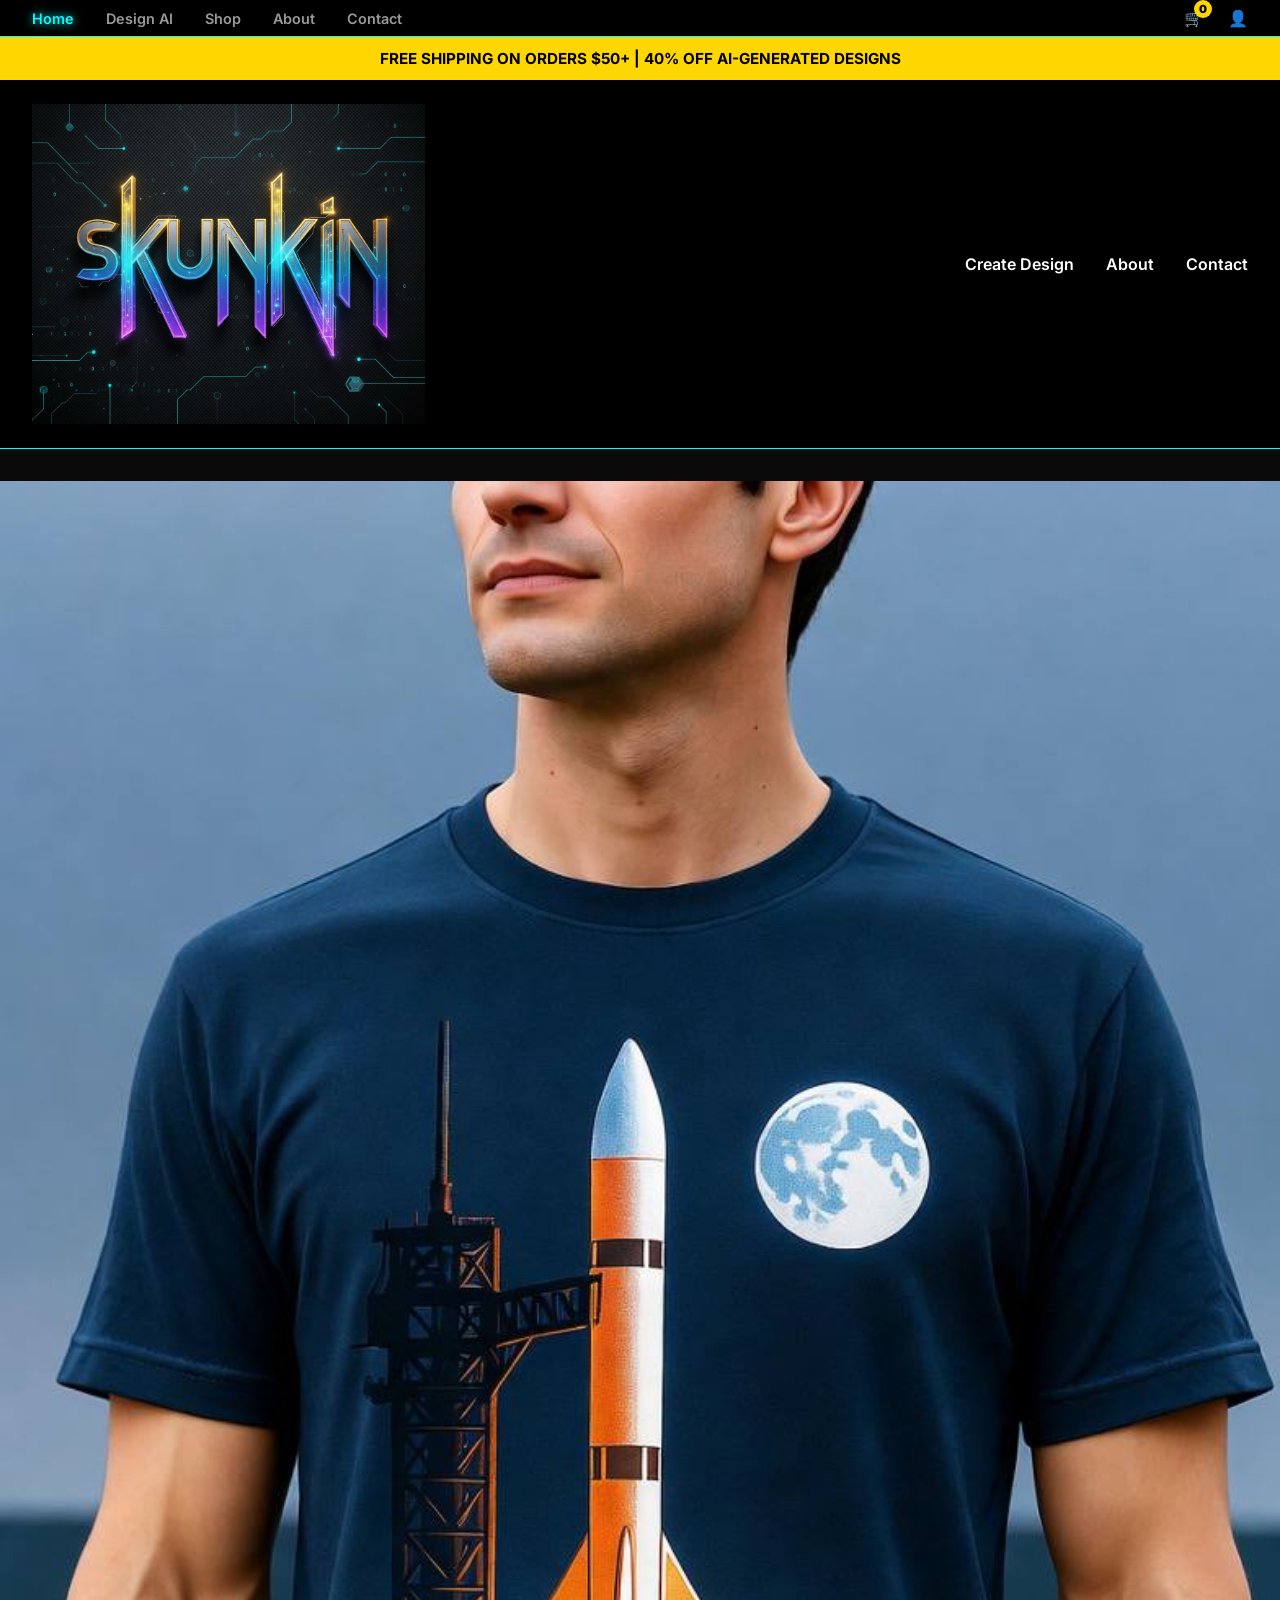
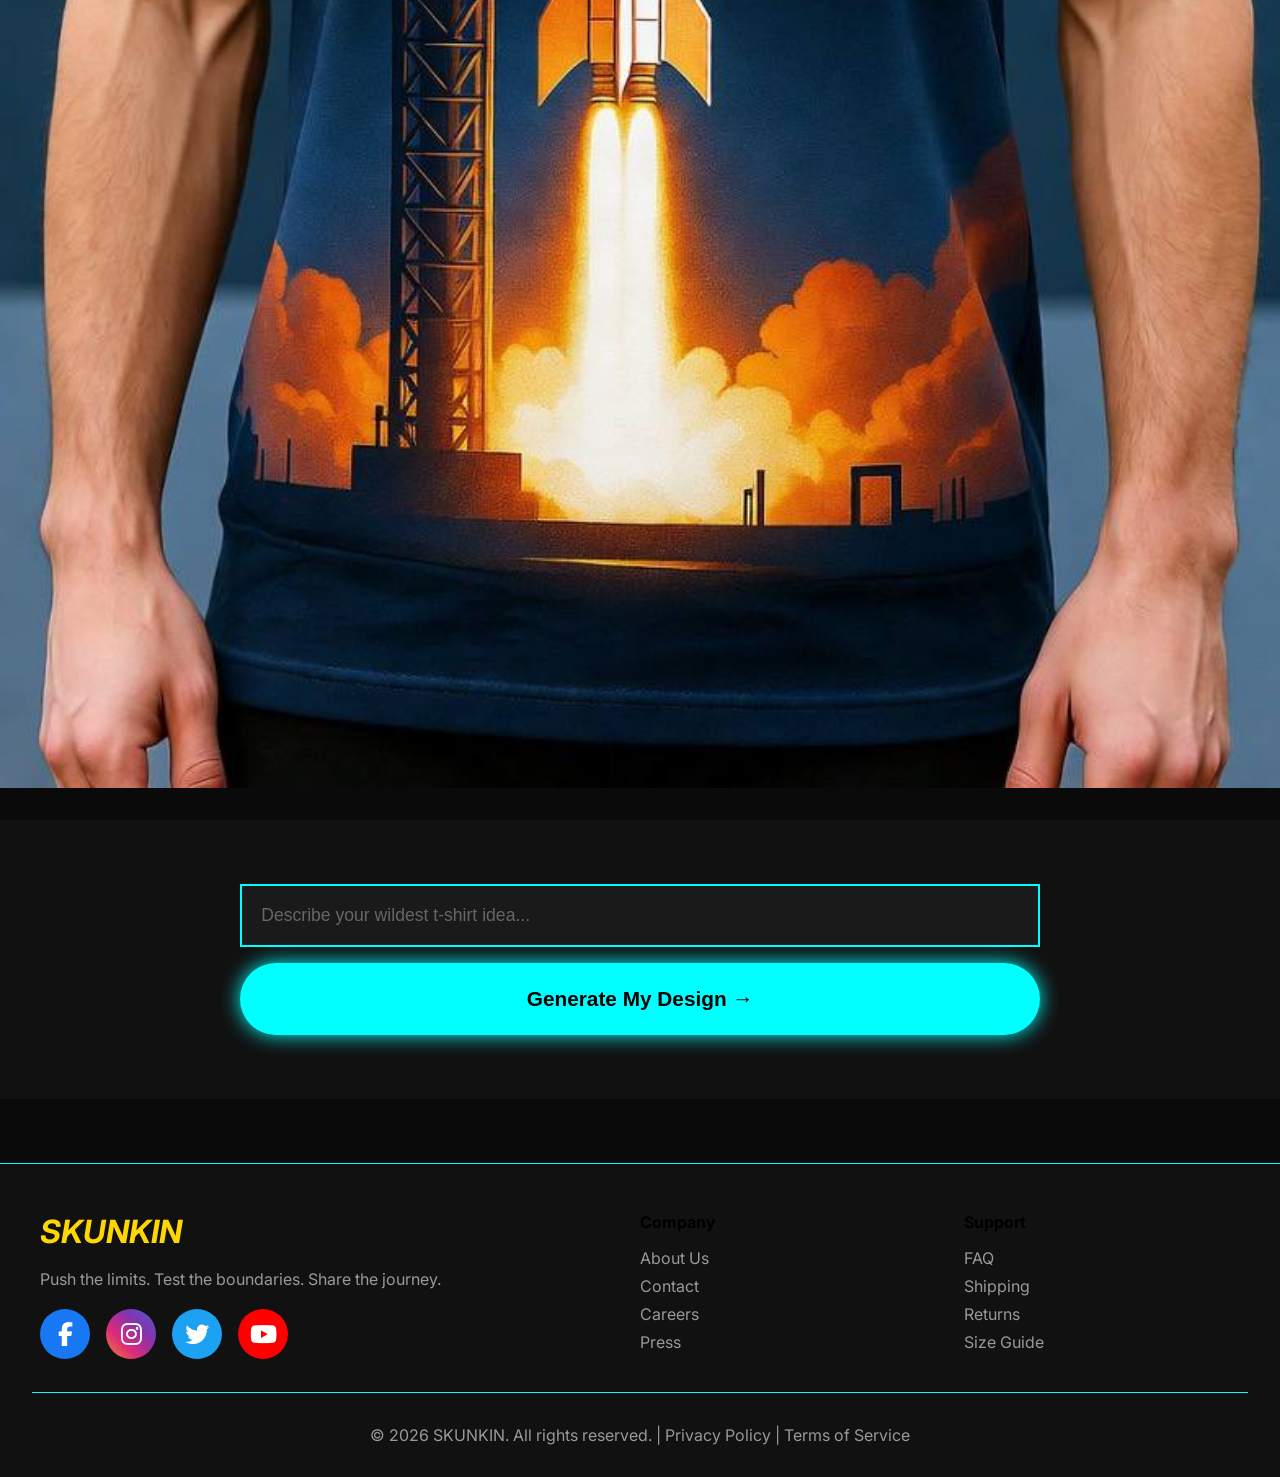
<file: index.html>
<!DOCTYPE html>
<html lang="en">
<head>
    <meta charset="UTF-8">
    <meta name="viewport" content="width=device-width, initial-scale=1.0">
    <title>SKUNKIN - Custom T-Shirts & Merch</title>
    <link rel="stylesheet" href="https://cdnjs.cloudflare.com/ajax/libs/font-awesome/6.4.0/css/all.min.css">
    <style>
        @import url('https://fonts.googleapis.com/css2?family=Inter:wght@400;600;700;900&display=swap');
        
        * { margin: 0; padding: 0; box-sizing: border-box; }
        
        body {
            font-family: 'Inter', sans-serif;
            background: #0a0a0a;
            color: #ffffff;
        }
        
        /* TOP NAV */
        .top-nav {
            background: #000;
            border-bottom: 1px solid #00ffff;
            padding: 0.5rem 2rem;
            display: flex;
            align-items: center;
            justify-content: space-between;
        }
        
        .brand-nav {
            display: flex;
            gap: 2rem;
            align-items: center;
        }
        
        .brand-nav a {
            color: #999;
            text-decoration: none;
            font-size: 0.9rem;
            font-weight: 600;
            transition: all 0.3s;
            cursor: pointer;
        }
        
        .brand-nav a:hover,
        .brand-nav a.active {
            color: #00ffff;
            text-shadow: 0 0 10px #00ffff;
        }
        
        .top-nav-right {
            display: flex;
            gap: 1.5rem;
            align-items: center;
        }
        
        .cart-icon {
            position: relative;
            cursor: pointer;
        }
        
        .cart-count {
            position: absolute;
            top: -8px;
            right: -8px;
            background: #FFD700;
            color: black;
            border-radius: 50%;
            width: 18px;
            height: 18px;
            display: flex;
            align-items: center;
            justify-content: center;
            font-size: 0.7rem;
            font-weight: 900;
        }
        
        /* HEADER */
        .main-header {
            background: #000;
            padding: 1.5rem 2rem;
            display: flex;
            align-items: center;
            justify-content: space-between;
            border-bottom: 1px solid #00ffff;
        }
        
        .logo {
            cursor: pointer;
            display: flex;
            align-items: center;
        }
        
        .logo img {
            height: 320px;
            width: auto;
            object-fit: contain;
            background: transparent;
        }
        
        .main-nav {
            display: flex;
            gap: 2rem;
            align-items: center;
        }
        
        .main-nav a {
            color: #fff;
            text-decoration: none;
            font-size: 1rem;
            font-weight: 600;
            transition: all 0.3s;
            cursor: pointer;
        }
        
        .main-nav a:hover {
            color: #00ffff;
            text-shadow: 0 0 10px #00ffff;
        }
        

        
        /* PROMO BAR */
        .promo-bar {
            background: #FFD700;
            color: black;
            text-align: center;
            padding: 0.75rem;
            font-weight: 700;
            font-size: 0.95rem;
        }
        
        /* HERO - NEW STYLE */
        .hero-section {
            position: relative;
            width: 100%;
            min-height: auto;
            background: #0a0a0a;
            display: flex;
            align-items: center;
            justify-content: center;
            overflow: hidden;
            padding: 2rem 0;
        }
        
        .hero-image-container {
            position: relative;
            width: 100%;
            max-width: 100vw;
            min-height: auto;
            background: #0a0a0a;
            display: flex;
            align-items: center;
            justify-content: center;
            padding: 0;
        }
        
        /* Hero image */
        .hero-photo {
            position: relative;
            width: 100%;
            max-width: 100%;
            padding: 0;
            margin: 0;
        }
        
        .hero-photo img {
            width: 100%;
            height: auto;
            filter: none;
            border-radius: 0;
            display: block;
        }
        
        .hero-overlay {
            position: relative;
            text-align: center;
            z-index: 10;
            width: 90%;
            max-width: 600px;
            margin: 2rem auto;
        }
        
        .hero-cta {
            display: inline-block;
            padding: 1.2rem 3rem;
            font-size: clamp(1rem, 3vw, 1.3rem);
            font-weight: 900;
            background: #000;
            color: #fff;
            border: none;
            cursor: pointer;
            transition: all 0.3s;
            text-transform: uppercase;
            letter-spacing: 0.05em;
            width: 100%;
            max-width: 400px;
        }
        
        .hero-cta:hover {
            background: #00ffff;
            transform: scale(1.05);
        }
        
        /* AI DESIGN SECTION */
        .design-section {
            background: #111;
            padding: 4rem 2rem;
        }
        
        .design-container {
            max-width: 800px;
            margin: 0 auto;
            text-align: center;
        }
        
        .design-container h2 {
            font-size: 2.5rem;
            color: #00ffff;
            margin-bottom: 1rem;
            font-style: italic;
            text-shadow: 0 0 20px #00ffff, 0 0 40px #00ffff;
        }
        
        .design-container p {
            font-size: 1.1rem;
            color: #999;
            margin-bottom: 2rem;
        }
        
        input[type="text"] {
            width: 100%;
            padding: 1.2rem;
            font-size: 1.1rem;
            background: #1a1a1a;
            border: 2px solid #00ffff;
            color: #ffffff;
            margin-bottom: 1rem;
        }
        
        input::placeholder { color: #666; }
        
        .btn {
            width: 100%;
            padding: 1.5rem 3rem;
            font-size: 1.3rem;
            font-weight: 900;
            background: #00ffff;
            color: #000;
            border: none;
            border-radius: 50px;
            cursor: pointer;
            transition: all 0.3s;
            box-shadow: 0 0 20px #00ffff;
        }
        
        .btn:hover {
            background: #ff00ff;
            transform: scale(1.05);
            box-shadow: 0 0 30px #ff00ff;
        }
        
        .examples {
            margin: 2rem 0;
        }
        
        .examples p {
            color: #999;
            margin-bottom: 1rem;
            font-size: 0.9rem;
        }
        
        .examples button {
            margin: 0.5rem;
            padding: 0.6rem 1.2rem;
            background: #1a1a1a;
            border: 1px solid #ddd;
            color: #999;
            cursor: pointer;
            transition: all 0.3s;
            font-size: 0.9rem;
        }
        
        .examples button:hover {
            border-color: #00ffff;
            color: #00ffff;
            background: rgba(255,0,0,0.1);
        }
        
        #designResult {
            margin-top: 2rem;
            padding: 2rem;
            background: #1a1a1a;
            border: 2px solid #00ffff;
            display: none;
            border-radius: 8px;
        }
        
        #designResult img {
            max-width: 100%;
            height: auto;
            border-radius: 8px;
        }
        
        .mockup-container {
            position: relative;
            max-width: 500px;
            margin: 0 auto;
        }
        
        .mockup-container canvas {
            width: 100%;
            height: auto;
            border-radius: 8px;
        }
        
        .loading-spinner {
            text-align: center;
            padding: 3rem;
            color: #00ffff;
        }
        
        .loading-spinner::after {
            content: '⚡';
            font-size: 3rem;
            animation: spin 1s linear infinite;
            display: block;
        }
        
        @keyframes spin {
            from { transform: rotate(0deg); }
            to { transform: rotate(360deg); }
        }
        
        .design-actions {
            margin-top: 1.5rem;
            display: flex;
            gap: 1rem;
            justify-content: center;
            flex-wrap: wrap;
        }
        
        .design-actions button {
            padding: 0.8rem 2rem;
            background: #00ffff;
            color: #000;
            border: none;
            cursor: pointer;
            font-weight: 700;
            transition: all 0.3s;
            box-shadow: 0 0 15px #00ffff;
        }
        
        .design-actions button:hover {
            background: #ff00ff;
            box-shadow: 0 0 25px #ff00ff;
            transform: scale(1.05);
        }
        
        /* FOOTER */
        footer {
            background: #111;
            border-top: 1px solid #00ffff;
            padding: 3rem 2rem 2rem;
            margin-top: 4rem;
        }
        
        .footer-content {
            max-width: 1200px;
            margin: 0 auto;
            display: grid;
            grid-template-columns: 2fr 1fr 1fr;
            gap: 3rem;
        }
        
        .footer-brand h3 {
            font-size: 2rem;
            color: #FFD700;
            font-style: italic;
            margin-bottom: 1rem;
        }
        
        .footer-brand p {
            color: #999;
            line-height: 1.6;
        }
        
        .social-links {
            display: flex;
            gap: 1rem;
            margin-top: 1rem;
        }
        
        .social-links a {
            width: 50px;
            height: 50px;
            border-radius: 50%;
            display: flex;
            align-items: center;
            justify-content: center;
            font-size: 1.5rem;
            text-decoration: none;
            transition: all 0.3s;
            color: #fff;
            border: none;
        }
        
        .social-links a:hover {
            transform: translateY(-5px) scale(1.1);
            box-shadow: 0 5px 25px rgba(0,0,0,0.3);
        }
        
        .social-links a:nth-child(1) { background: #1877F2; } /* Facebook */
        .social-links a:nth-child(2) { background: linear-gradient(45deg, #F58529, #DD2A7B, #8134AF, #515BD4); } /* Instagram */
        .social-links a:nth-child(3) { background: #1DA1F2; } /* Twitter */
        .social-links a:nth-child(4) { background: #FF0000; } /* YouTube */
        
        .footer-links h4 {
            color: #000;
            margin-bottom: 1rem;
        }
        
        .footer-links a {
            display: block;
            color: #999;
            text-decoration: none;
            margin: 0.5rem 0;
            transition: color 0.3s;
        }
        
        .footer-links a:hover {
            color: #FFD700;
        }
        
        .footer-bottom {
            text-align: center;
            color: #999;
            margin-top: 2rem;
            padding-top: 2rem;
            border-top: 1px solid #00ffff;
        }
        
        .hidden { display: none !important; }
        
        /* CONTACT PAGE */
        .contact-page {
            display: none;
            padding: 4rem 2rem;
            background: #1a1a1a;
            max-width: 1200px;
            margin: 0 auto;
        }
        
        .contact-page.active { display: block; }
        
        .contact-header {
            text-align: center;
            margin-bottom: 3rem;
        }
        
        .contact-header h1 {
            font-size: 3rem;
            color: #00ffff;
            font-weight: 900;
            font-style: italic;
            margin-bottom: 1rem;
            text-shadow: 0 0 20px #00ffff;
        }
        
        .contact-header p {
            font-size: 1.2rem;
            color: #999;
        }
        
        .contact-content {
            display: grid;
            grid-template-columns: 1fr 1fr;
            gap: 4rem;
            margin-top: 3rem;
        }
        
        .contact-info h2 {
            color: #00ffff;
            font-size: 2rem;
            margin-bottom: 2rem;
        }
        
        .contact-info p {
            font-size: 1.1rem;
            color: #ccc;
            margin-bottom: 1rem;
            line-height: 1.6;
        }
        
        .contact-info strong {
            color: #00ffff;
        }
        
        .contact-form h2 {
            color: #00ffff;
            font-size: 2rem;
            margin-bottom: 2rem;
        }
        
        .form-group {
            margin-bottom: 1.5rem;
        }
        
        .form-group label {
            display: block;
            margin-bottom: 0.5rem;
            color: #ccc;
            font-weight: 600;
        }
        
        .form-group input,
        .form-group textarea {
            width: 100%;
            padding: 1rem;
            border: 2px solid #ddd;
            font-size: 1rem;
            font-family: inherit;
            transition: border-color 0.3s;
        }
        
        .form-group input:focus,
        .form-group textarea:focus {
            outline: none;
            border-color: #00ffff;
        }
        
        .form-group textarea {
            min-height: 150px;
            resize: vertical;
        }
        
        .submit-btn {
            background: #00ffff;
            color: white;
            padding: 1.2rem 3rem;
            border: none;
            font-size: 1.1rem;
            font-weight: 900;
            text-transform: uppercase;
            cursor: pointer;
            transition: all 0.3s;
            width: 100%;
        }
        
        .submit-btn:hover {
            background: #3a4119;
            transform: scale(1.02);
        }
        
        @media (max-width: 768px) {
            .contact-content {
                grid-template-columns: 1fr;
                gap: 2rem;
            }
        }
        
        /* ABOUT PAGE */
        .about-page {
            display: none;
            padding: 4rem 2rem;
            background: #1a1a1a;
            max-width: 1000px;
            margin: 0 auto;
        }
        
        .about-page.active { display: block; }
        
        .about-header {
            text-align: center;
            margin-bottom: 3rem;
        }
        
        .about-header h1 {
            font-size: 3rem;
            color: #00ffff;
            font-weight: 900;
            font-style: italic;
            margin-bottom: 1rem;
            text-shadow: 0 0 20px #00ffff;
        }
        
        .about-header p {
            font-size: 1.3rem;
            color: #999;
            font-style: italic;
        }
        
        .about-content {
            font-size: 1.15rem;
            line-height: 1.8;
            color: #ccc;
        }
        
        .about-content h2 {
            color: #00ffff;
            font-size: 2rem;
            font-weight: 900;
            margin: 2.5rem 0 1rem;
            font-style: italic;
        }
        
        .about-content p {
            margin-bottom: 1.5rem;
        }
        
        .about-content strong {
            color: #00ffff;
        }
        
        .values-grid {
            display: grid;
            grid-template-columns: repeat(3, 1fr);
            gap: 2rem;
            margin: 3rem 0;
        }
        
        .value-card {
            background: #111;
            padding: 2rem;
            text-align: center;
            border-top: 4px solid #00ffff;
        }
        
        .value-card h3 {
            color: #00ffff;
            font-size: 1.5rem;
            margin-bottom: 1rem;
            font-weight: 900;
        }
        
        .value-card p {
            color: #999;
            font-size: 1rem;
            line-height: 1.6;
        }
        
        @media (max-width: 768px) {
            .values-grid {
                grid-template-columns: 1fr;
            }
        }
        
        /* RESPONSIVE */
        @media (max-width: 768px) {
            .main-header {
                flex-direction: column;
                gap: 0.5rem;
                padding: 1rem;
            }
            
            .logo img {
                height: 240px;
            }
            
            .main-nav {
                flex-wrap: wrap;
                justify-content: center;
                gap: 1rem;
                font-size: 0.85rem;
            }
            

            
            .footer-content {
                grid-template-columns: 1fr;
            }
            
            .hero-section {
                min-height: auto;
                padding: 1rem 0;
            }
            
            .brand-nav {
                flex-wrap: wrap;
                gap: 1rem;
                justify-content: center;
            }
            
            .top-nav {
                padding: 0.5rem 1rem;
            }
        }
    </style>
</head>
<body>
    <!-- TOP NAV -->
    <div class="top-nav">
        <div class="brand-nav">
            <a class="active" href="index.html">Home</a>
            <a href="#design-section" onclick="document.getElementById('design-section').scrollIntoView({behavior:'smooth'})">Design AI</a>
            <a href="products.html">Shop</a>
            <a onclick="showPage('about')">About</a>
            <a onclick="showPage('contact')">Contact</a>
        </div>
        <div class="top-nav-right">
            <div class="cart-icon" onclick="window.location.href='cart.html'" style="cursor: pointer;">
                🛒
                <span class="cart-count">0</span>
            </div>
            <div class="user-icon" onclick="openAccount()" style="cursor: pointer;">👤</div>
        </div>
    </div>

    <!-- PROMO BAR -->
    <div class="promo-bar">
        FREE SHIPPING ON ORDERS $50+ | 40% OFF AI-GENERATED DESIGNS
    </div>

    <!-- HEADER -->
    <div class="main-header">
        <div class="logo" onclick="window.location.reload()">
            <img src="logo.jpg" alt="SKUNKIN">
        </div>
        
        <nav class="main-nav">
            <a href="#design-section" onclick="document.getElementById('design-section').scrollIntoView({behavior:'smooth'})">Create Design</a>
            <a onclick="showPage('about')">About</a>
            <a onclick="showPage('contact')">Contact</a>
        </nav>
    </div>

    <!-- HERO SECTION -->
    <div class="hero-section">
        <div class="hero-image-container">
            <!-- Grim Reaper Hero Image - Full Width -->
            <div class="hero-photo">
                <img src="hero-rocket.jpg" alt="SKUNKIN T-Shirt Design - Rocket Launch" />
            </div>
        </div>
        

    </div>

    <!-- AI DESIGN SECTION -->
    <div id="design-section" class="design-section">
        <div class="design-container">
            <input type="text" id="promptInput" placeholder="Describe your wildest t-shirt idea...">
            <button class="btn" onclick="generateDesigns()">Generate My Design →</button>

            <div id="designResult"></div>
        </div>
    </div>

    <!-- ABOUT PAGE -->
    <div id="about-page" class="about-page">
        <div class="about-header">
            <h1>The SKUNKIN Story</h1>
            <p>Born from rebellion. Built on innovation. Driven by obsession.</p>
        </div>
        
        <div class="about-content">
            <p>In the late hours of a California workshop, surrounded by the hum of machines and the smell of hot metal, an idea was born. Not from a boardroom. Not from a focus group. But from the hands of engineers, mechanics, and backyard inventors who refused to accept "good enough."</p>
            
            <p><strong>SKUNKIN</strong> started as a joke — a play on the legendary "skunk works" projects where the impossible becomes reality. Those secret labs where aerospace engineers push rockets to the edge of physics. Where muscle car builders squeeze every ounce of horsepower from American iron. Where black ops researchers test the boundaries of what humans can achieve.</p>
            
            <h2>The Philosophy</h2>
            
            <p>But it became something more. It became a philosophy. A way of life.</p>
            
            <p>See, in those circles — the aerospace hangars, the drag strips, the research facilities — there's a ritual. After every test, every run, every experiment, win or lose, they gather. They <strong>debrief</strong>. They <strong>recap</strong>. They share what went right, what went wrong, and most importantly, what they learned.</p>
            
            <p>They call it "skunkin" — the act of collecting data, analyzing results, and sharing knowledge so the next person can push further. It's not about ego. It's not about glory. It's about the <strong>collective pursuit of better</strong>.</p>
            
            <h2>The Mission</h2>
            
            <p>That's what SKUNKIN represents. Every design we create tells a story of testing limits. Of collecting data. Of learning from failure. Of pushing boundaries — whether that's Mach speed at 50,000 feet, 1,000 horsepower at the dyno, or nuclear fusion in a lab.</p>
            
            <p>Our apparel isn't just clothing. It's a badge. It says: <strong>"I test. I measure. I learn. I share."</strong></p>
            
            <p>It's for the weekend wrench-turners who datalogged every pull to dial in their turbo setup. For the backyard rocket builders who meticulously recorded thrust curves. For the fabricators who tested twelve different welds to find the strongest joint. For anyone who understands that the real victory isn't in the result — it's in the <strong>data you collect along the way</strong>.</p>
            
            <h2>The Culture</h2>
            
            <p>SKUNKIN is a culture. A movement. A shared understanding that excellence comes from iteration, not inspiration. That progress happens when knowledge is shared, not hoarded. That the best engineers, builders, and creators aren't the ones who never fail — they're the ones who <strong>debrief harder</strong> than anyone else.</p>
            
            <p>So whether you're tuning a supercharger, launching a model rocket, building a race car, or just chasing a personal best in whatever pursuit drives you — wear it proud. You're part of the tribe.</p>
            
            <p><strong>You're SKUNKIN.</strong></p>
            
            <div class="values-grid">
                <div class="value-card">
                    <h3>🔬 TEST</h3>
                    <p>Push boundaries. Challenge limits. Break things to learn how they work.</p>
                </div>
                <div class="value-card">
                    <h3>📊 MEASURE</h3>
                    <p>Data over guesses. Results over opinions. Numbers tell the truth.</p>
                </div>
                <div class="value-card">
                    <h3>🤝 SHARE</h3>
                    <p>Knowledge multiplies when shared. Lift others so they can push further.</p>
                </div>
            </div>
            
            <p style="text-align: center; font-size: 1.3rem; margin-top: 3rem; color: #00ffff; font-style: italic;">
                <strong>Welcome to SKUNKIN. Where every shirt tells a story of limits tested and lessons learned.</strong>
            </p>
        </div>
    </div>

    <!-- CONTACT PAGE -->
    <div id="contact-page" class="contact-page">
        <div class="contact-header">
            <h1>Contact Us</h1>
            <p>We are in the business of pushing limits. Let's create something extraordinary together.</p>
        </div>
        
        <div class="contact-content">
            <div class="contact-info">
                <h2>Get In Touch</h2>
                <p><strong>Phone:</strong><br>(951) 303-6857</p>
                <p><strong>Email:</strong><br>info@skunkin.com</p>
                <p><strong>Address:</strong><br>
                32815 Temecula Pkwy<br>
                Unit B<br>
                Temecula, California 92592</p>
                <p><strong>Hours:</strong><br>
                Monday - Friday: 9:00 AM - 5:00 PM PST<br>
                Saturday - Sunday: Closed</p>
            </div>
            
            <div class="contact-form">
                <h2>Send Us A Message</h2>
                <form onsubmit="submitContactForm(event)">
                    <div class="form-group">
                        <label for="name">Name *</label>
                        <input type="text" id="name" name="name" required>
                    </div>
                    
                    <div class="form-group">
                        <label for="email">Email *</label>
                        <input type="email" id="email" name="email" required>
                    </div>
                    
                    <div class="form-group">
                        <label for="phone">Phone</label>
                        <input type="tel" id="phone" name="phone">
                    </div>
                    
                    <div class="form-group">
                        <label for="message">Message *</label>
                        <textarea id="message" name="message" required></textarea>
                    </div>
                    
                    <button type="submit" class="submit-btn">Send Message</button>
                </form>
            </div>
        </div>
    </div>

    <!-- FOOTER -->
    <footer>
        <div class="footer-content">
            <div class="footer-brand">
                <h3>SKUNKIN</h3>
                <p>Push the limits. Test the boundaries. Share the journey.</p>
                <div class="social-links">
                    <a href="https://facebook.com/skunkin" target="_blank" title="Facebook" aria-label="Facebook"><i class="fab fa-facebook-f"></i></a>
                    <a href="https://instagram.com/skunkin" target="_blank" title="Instagram" aria-label="Instagram"><i class="fab fa-instagram"></i></a>
                    <a href="https://twitter.com/skunkin" target="_blank" title="Twitter/X" aria-label="Twitter"><i class="fab fa-twitter"></i></a>
                    <a href="https://youtube.com/@skunkin" target="_blank" title="YouTube" aria-label="YouTube"><i class="fab fa-youtube"></i></a>
                </div>
            </div>
            
            <div class="footer-links">
                <h4>Company</h4>
                <a href="#" onclick="event.preventDefault(); showPage('about');">About Us</a>
                <a href="#" onclick="event.preventDefault(); showPage('contact');">Contact</a>
                <a href="#">Careers</a>
                <a href="#">Press</a>
            </div>
            
            <div class="footer-links">
                <h4>Support</h4>
                <a href="#">FAQ</a>
                <a href="#">Shipping</a>
                <a href="#">Returns</a>
                <a href="#">Size Guide</a>
            </div>
        </div>
        
        <div class="footer-bottom">
            <p>© 2026 SKUNKIN. All rights reserved. | Privacy Policy | Terms of Service</p>
        </div>
    </footer>

    <script>
        let cartCount = 0;

        function scrollToDesign() {
            document.getElementById('design-section').scrollIntoView({ behavior: 'smooth' });
        }

        function setPrompt(text) {
            document.getElementById('promptInput').value = text;
        }

        function generateDesigns() {
            const prompt = document.getElementById('promptInput').value.trim();
            if (!prompt) {
                alert('Please enter a design idea!');
                return;
            }
            
            const resultDiv = document.getElementById('designResult');
            resultDiv.style.display = 'block';
            resultDiv.innerHTML = '<div class="loading-spinner"><p>Generating your design...</p></div>';
            
            // Simulate AI processing
            setTimeout(() => {
                createDesignMockup(prompt);
            }, 1500);
        }
        
        function createDesignMockup(prompt) {
            const resultDiv = document.getElementById('designResult');
            
            // Create canvas for t-shirt mockup
            const canvas = document.createElement('canvas');
            canvas.width = 800;
            canvas.height = 1000;
            const ctx = canvas.getContext('2d');
            
            // Black t-shirt background
            ctx.fillStyle = '#000';
            ctx.fillRect(0, 0, 800, 1000);
            
            // Design area (centered on chest)
            const designX = 200;
            const designY = 300;
            const designW = 400;
            const designH = 400;
            
            // Background color for design
            const colors = ['#00ffff', '#ff00ff', '#FFD700', '#FF4500', '#00ff00'];
            const bgColor = colors[Math.floor(Math.random() * colors.length)];
            
            // Draw design background with gradient
            const gradient = ctx.createRadialGradient(400, 500, 50, 400, 500, 250);
            gradient.addColorStop(0, bgColor);
            gradient.addColorStop(1, 'rgba(0,0,0,0.3)');
            ctx.fillStyle = gradient;
            ctx.fillRect(designX, designY, designW, designH);
            
            // Add neon glow effect
            ctx.shadowColor = bgColor;
            ctx.shadowBlur = 30;
            
            // Draw prompt text
            ctx.fillStyle = '#fff';
            ctx.font = 'bold 40px Arial';
            ctx.textAlign = 'center';
            ctx.shadowBlur = 20;
            
            // Word wrap the prompt
            const words = prompt.split(' ');
            let line = '';
            let y = 450;
            const maxWidth = 350;
            
            for (let word of words) {
                const testLine = line + word + ' ';
                const metrics = ctx.measureText(testLine);
                if (metrics.width > maxWidth && line !== '') {
                    ctx.fillText(line.trim(), 400, y);
                    line = word + ' ';
                    y += 50;
                } else {
                    line = testLine;
                }
            }
            ctx.fillText(line.trim(), 400, y);
            
            // Add "SKUNKIN" branding
            ctx.font = 'italic bold 50px Arial';
            ctx.fillStyle = bgColor;
            ctx.shadowBlur = 30;
            ctx.fillText('SKUNKIN', 400, 650);
            
            // Display result
            resultDiv.innerHTML = `
                <div class="mockup-container">
                    <h3 style="color: #00ffff; margin-bottom: 1rem; text-shadow: 0 0 10px #00ffff;">✨ Your Design</h3>
                    <img src="${canvas.toDataURL()}" alt="Generated Design" id="generatedDesign">
                    <div class="design-actions">
                        <button onclick="regenerateDesign()">🔄 Regenerate</button>
                        <button onclick="customizeDesign()">⚡ Customize & Order</button>
                    </div>
                </div>
            `;
            
            resultDiv.scrollIntoView({ behavior: 'smooth', block: 'nearest' });
        }
        
        function regenerateDesign() {
            const prompt = document.getElementById('promptInput').value.trim();
            generateDesigns();
        }
        
        function customizeDesign() {
            const designImg = document.getElementById('generatedDesign');
            if (designImg) {
                sessionStorage.setItem('customDesign', designImg.src);
                sessionStorage.setItem('customPrompt', document.getElementById('promptInput').value);
            }
            window.location.href = 'customize.html';
        }

        function addToCart() {
            cartCount++;
            document.querySelector('.cart-count').textContent = cartCount;
            alert('Added to cart! 🛒');
        }

        function openCart() {
            alert('Cart: ' + cartCount + ' items\n(Full cart page coming soon!)');
        }

        function openAccount() {
            alert('Account page coming soon!');
        }

        function showPage(page) {
            // Hide all pages
            document.querySelector('.hero-section').style.display = 'none';
            document.getElementById('design-section').style.display = 'none';
            document.getElementById('contact-page').classList.remove('active');
            document.getElementById('about-page').classList.remove('active');
            
            // Show requested page
            if (page === 'contact') {
                document.getElementById('contact-page').classList.add('active');
            } else if (page === 'about') {
                document.getElementById('about-page').classList.add('active');
            } else {
                // Show hero/home page
                document.querySelector('.hero-section').style.display = 'block';
                document.getElementById('design-section').style.display = 'block';
            }
            
            // Scroll to top
            window.scrollTo({ top: 0, behavior: 'smooth' });
        }
        
        function submitContactForm(e) {
            e.preventDefault();
            alert('Thank you for your message! We will get back to you soon.');
            e.target.reset();
        }

        document.getElementById('promptInput').addEventListener('keypress', function(e) {
            if (e.key === 'Enter') generateDesigns();
        });
    </script>
</body>
</html>
<!-- Updated Thu Mar 12 05:10:05 PDT 2026 -->
<!-- Deploy timestamp: Fri Mar 13 07:12:49 PDT 2026 -->
</file>
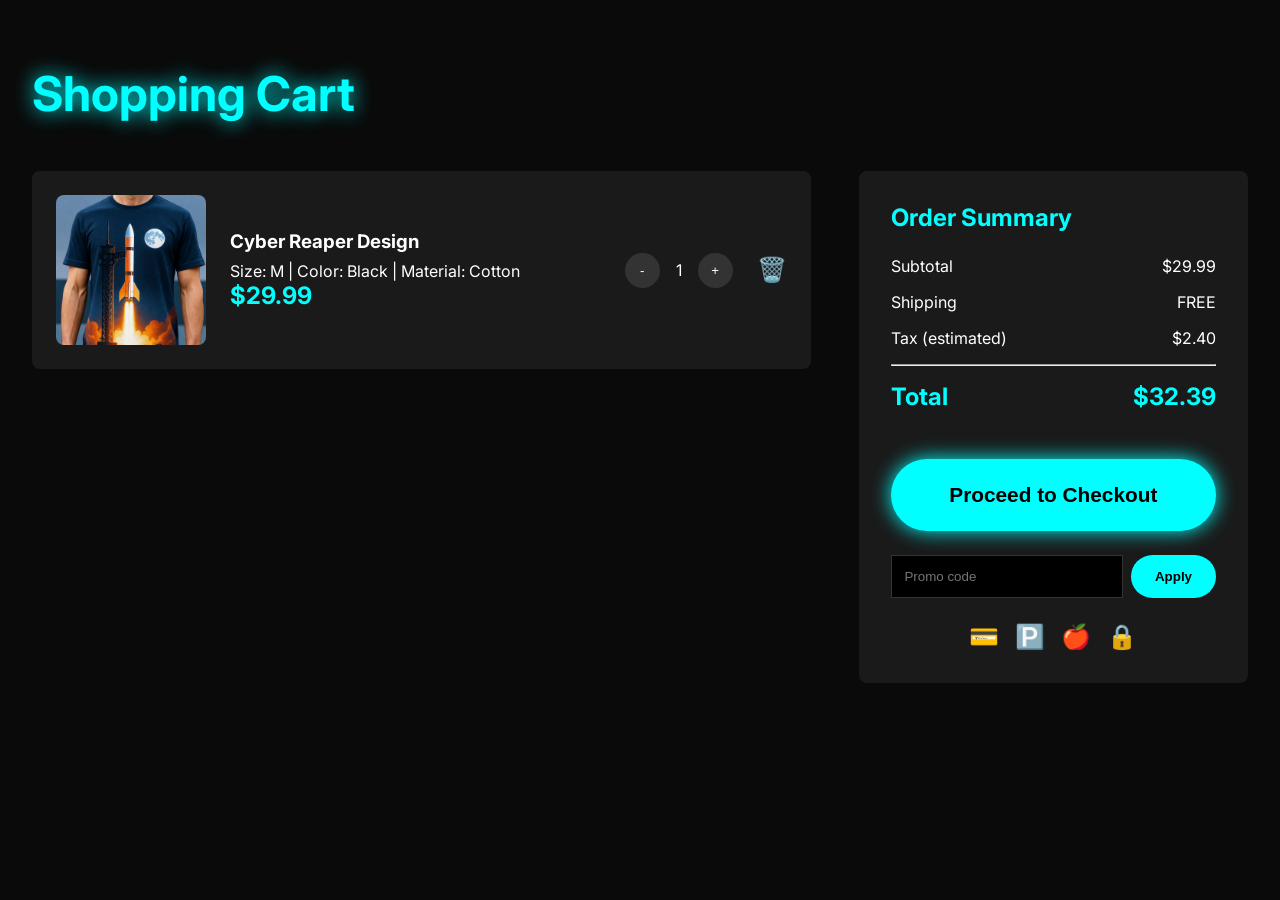
<file: cart.html>
<!DOCTYPE html>
<html lang="en">
<head>
    <meta charset="UTF-8">
    <meta name="viewport" content="width=device-width, initial-scale=1.0">
    <title>Shopping Cart - SKUNKIN</title>
    <link rel="stylesheet" href="style.css">
</head>
<body>
    <div id="header-placeholder"></div>
    
    <div class="cart-page">
        <h1>Shopping Cart</h1>
        
        <div class="cart-layout">
            <div class="cart-items">
                <!-- Cart Item 1 -->
                <div class="cart-item">
                    <img src="hero-rocket.jpg" alt="Product">
                    <div class="item-details">
                        <h3>Cyber Reaper Design</h3>
                        <p>Size: M | Color: Black | Material: Cotton</p>
                        <p class="item-price">$29.99</p>
                    </div>
                    <div class="item-quantity">
                        <button onclick="updateCartQty(1, -1)">-</button>
                        <span>1</span>
                        <button onclick="updateCartQty(1, 1)">+</button>
                    </div>
                    <button class="remove-btn" onclick="removeFromCart(1)">🗑️</button>
                </div>
                
                <!-- Empty cart message (hidden when items present) -->
                <div class="empty-cart" style="display: none;">
                    <p>Your cart is empty</p>
                    <a href="products.html" class="btn-primary">Shop Now</a>
                </div>
            </div>
            
            <div class="cart-summary">
                <h2>Order Summary</h2>
                <div class="summary-row">
                    <span>Subtotal</span>
                    <span>$29.99</span>
                </div>
                <div class="summary-row">
                    <span>Shipping</span>
                    <span>FREE</span>
                </div>
                <div class="summary-row">
                    <span>Tax (estimated)</span>
                    <span>$2.40</span>
                </div>
                <hr>
                <div class="summary-row total">
                    <span>Total</span>
                    <span>$32.39</span>
                </div>
                
                <button class="btn-primary checkout-btn" onclick="goToCheckout()">
                    Proceed to Checkout
                </button>
                
                <div class="promo-code">
                    <input type="text" placeholder="Promo code">
                    <button>Apply</button>
                </div>
                
                <div class="payment-badges">
                    <span>💳</span>
                    <span>🅿️</span>
                    <span>🍎</span>
                    <span>🔒</span>
                </div>
            </div>
        </div>
    </div>
    
    <div id="footer-placeholder"></div>
    
    <script src="main.js"></script>
</body>
</html>
</file>
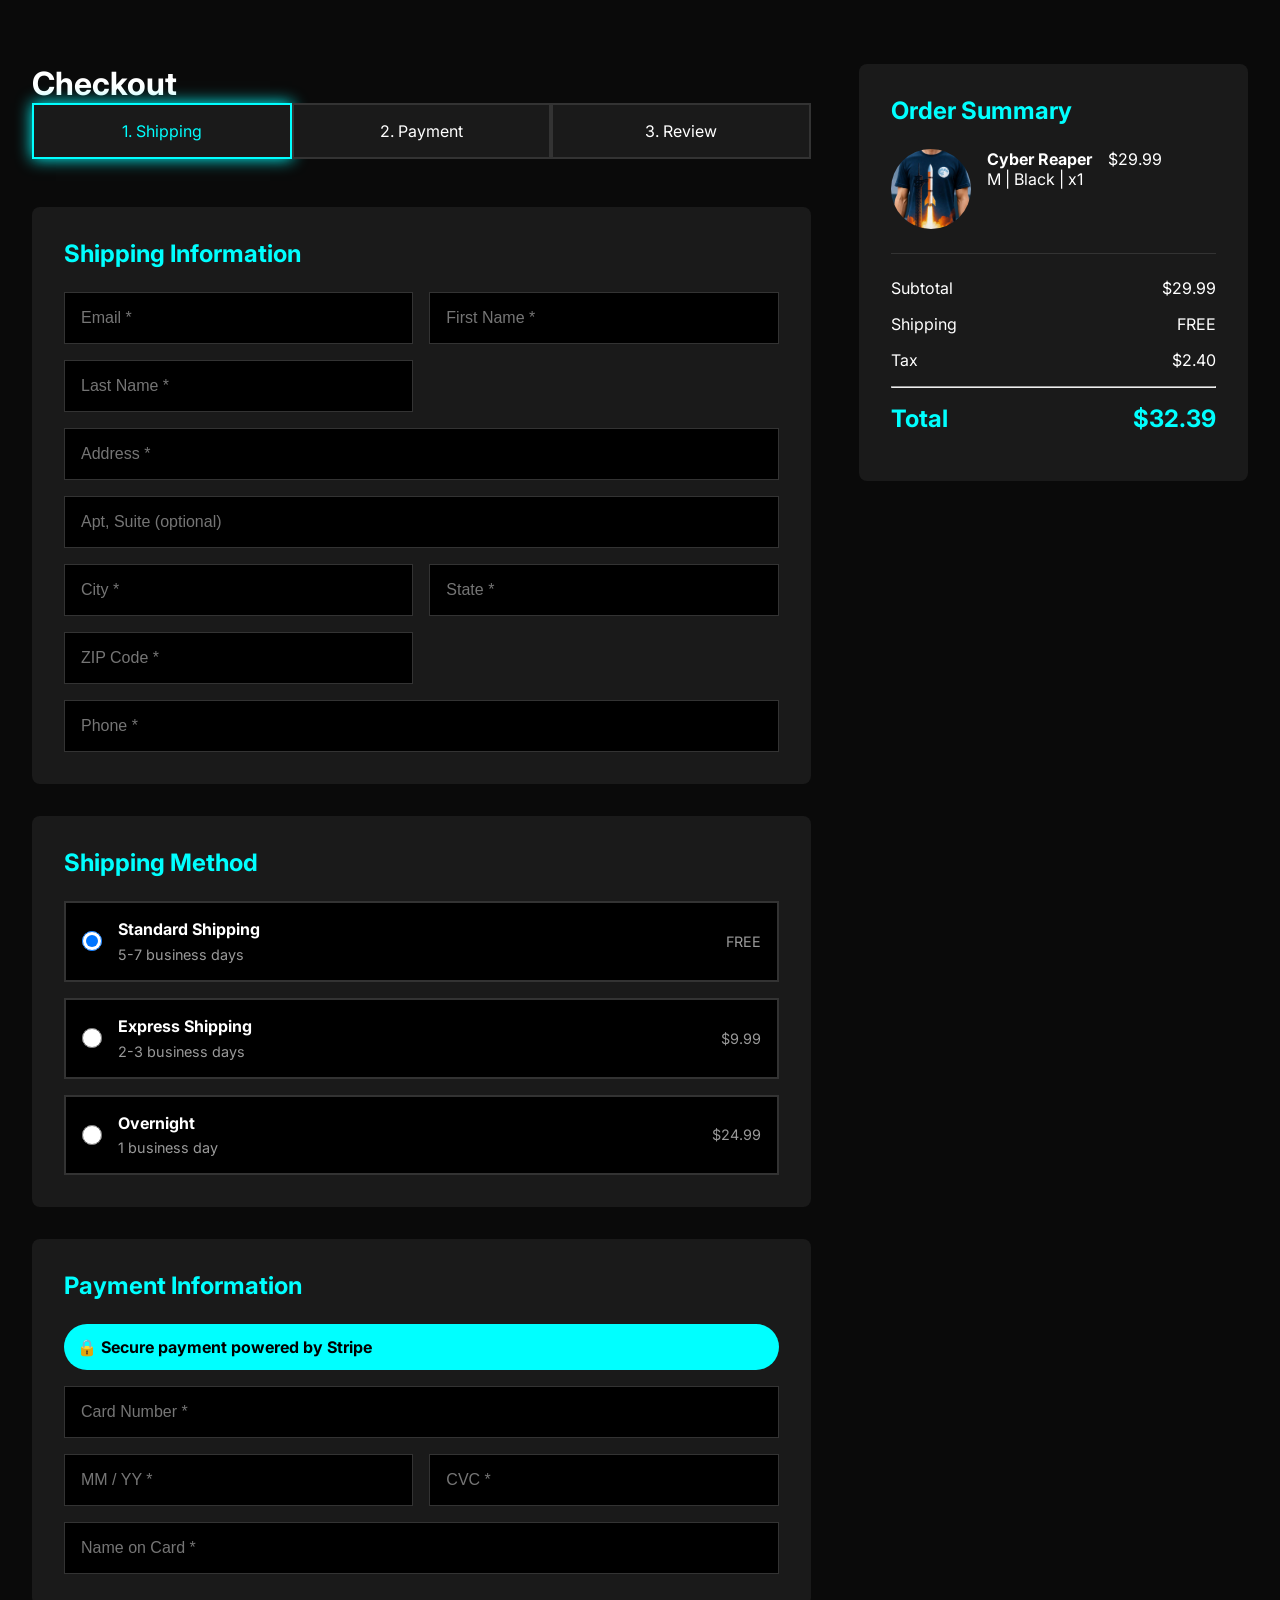
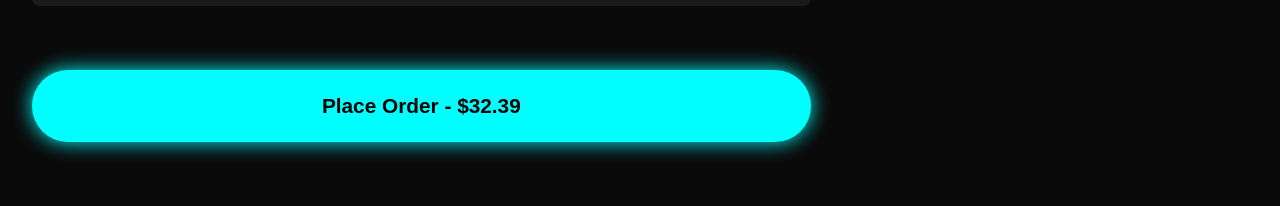
<file: checkout.html>
<!DOCTYPE html>
<html lang="en">
<head>
    <meta charset="UTF-8">
    <meta name="viewport" content="width=device-width, initial-scale=1.0">
    <title>Checkout - SKUNKIN</title>
    <link rel="stylesheet" href="style.css">
</head>
<body>
    <div id="header-placeholder"></div>
    
    <div class="checkout-page">
        <div class="checkout-layout">
            <div class="checkout-form">
                <h1>Checkout</h1>
                
                <!-- Progress Steps -->
                <div class="progress-steps">
                    <div class="step active">1. Shipping</div>
                    <div class="step">2. Payment</div>
                    <div class="step">3. Review</div>
                </div>
                
                <!-- Shipping Information -->
                <div class="form-section">
                    <h2>Shipping Information</h2>
                    <div class="form-grid">
                        <input type="email" placeholder="Email *" required>
                        <input type="text" placeholder="First Name *" required>
                        <input type="text" placeholder="Last Name *" required>
                        <input type="text" placeholder="Address *" required class="full-width">
                        <input type="text" placeholder="Apt, Suite (optional)" class="full-width">
                        <input type="text" placeholder="City *" required>
                        <input type="text" placeholder="State *" required>
                        <input type="text" placeholder="ZIP Code *" required>
                        <input type="tel" placeholder="Phone *" required class="full-width">
                    </div>
                </div>
                
                <!-- Shipping Method -->
                <div class="form-section">
                    <h2>Shipping Method</h2>
                    <div class="shipping-options">
                        <label class="radio-option">
                            <input type="radio" name="shipping" checked>
                            <div>
                                <strong>Standard Shipping</strong>
                                <span>5-7 business days</span>
                            </div>
                            <span>FREE</span>
                        </label>
                        <label class="radio-option">
                            <input type="radio" name="shipping">
                            <div>
                                <strong>Express Shipping</strong>
                                <span>2-3 business days</span>
                            </div>
                            <span>$9.99</span>
                        </label>
                        <label class="radio-option">
                            <input type="radio" name="shipping">
                            <div>
                                <strong>Overnight</strong>
                                <span>1 business day</span>
                            </div>
                            <span>$24.99</span>
                        </label>
                    </div>
                </div>
                
                <!-- Payment Information -->
                <div class="form-section">
                    <h2>Payment Information</h2>
                    <p class="secure-notice">🔒 Secure payment powered by Stripe</p>
                    <div class="form-grid">
                        <input type="text" placeholder="Card Number *" required class="full-width">
                        <input type="text" placeholder="MM / YY *" required>
                        <input type="text" placeholder="CVC *" required>
                        <input type="text" placeholder="Name on Card *" required class="full-width">
                    </div>
                </div>
                
                <button class="btn-primary place-order-btn" onclick="placeOrder()">
                    Place Order - $32.39
                </button>
            </div>
            
            <div class="order-summary-sidebar">
                <h2>Order Summary</h2>
                <div class="cart-item-mini">
                    <img src="hero-rocket.jpg" alt="Product">
                    <div>
                        <p><strong>Cyber Reaper</strong></p>
                        <p>M | Black | x1</p>
                    </div>
                    <span>$29.99</span>
                </div>
                
                <div class="summary-totals">
                    <div class="summary-row">
                        <span>Subtotal</span>
                        <span>$29.99</span>
                    </div>
                    <div class="summary-row">
                        <span>Shipping</span>
                        <span>FREE</span>
                    </div>
                    <div class="summary-row">
                        <span>Tax</span>
                        <span>$2.40</span>
                    </div>
                    <hr>
                    <div class="summary-row total">
                        <span>Total</span>
                        <span>$32.39</span>
                    </div>
                </div>
            </div>
        </div>
    </div>
    
    <div id="footer-placeholder"></div>
    
    <script src="main.js"></script>
</body>
</html>
</file>
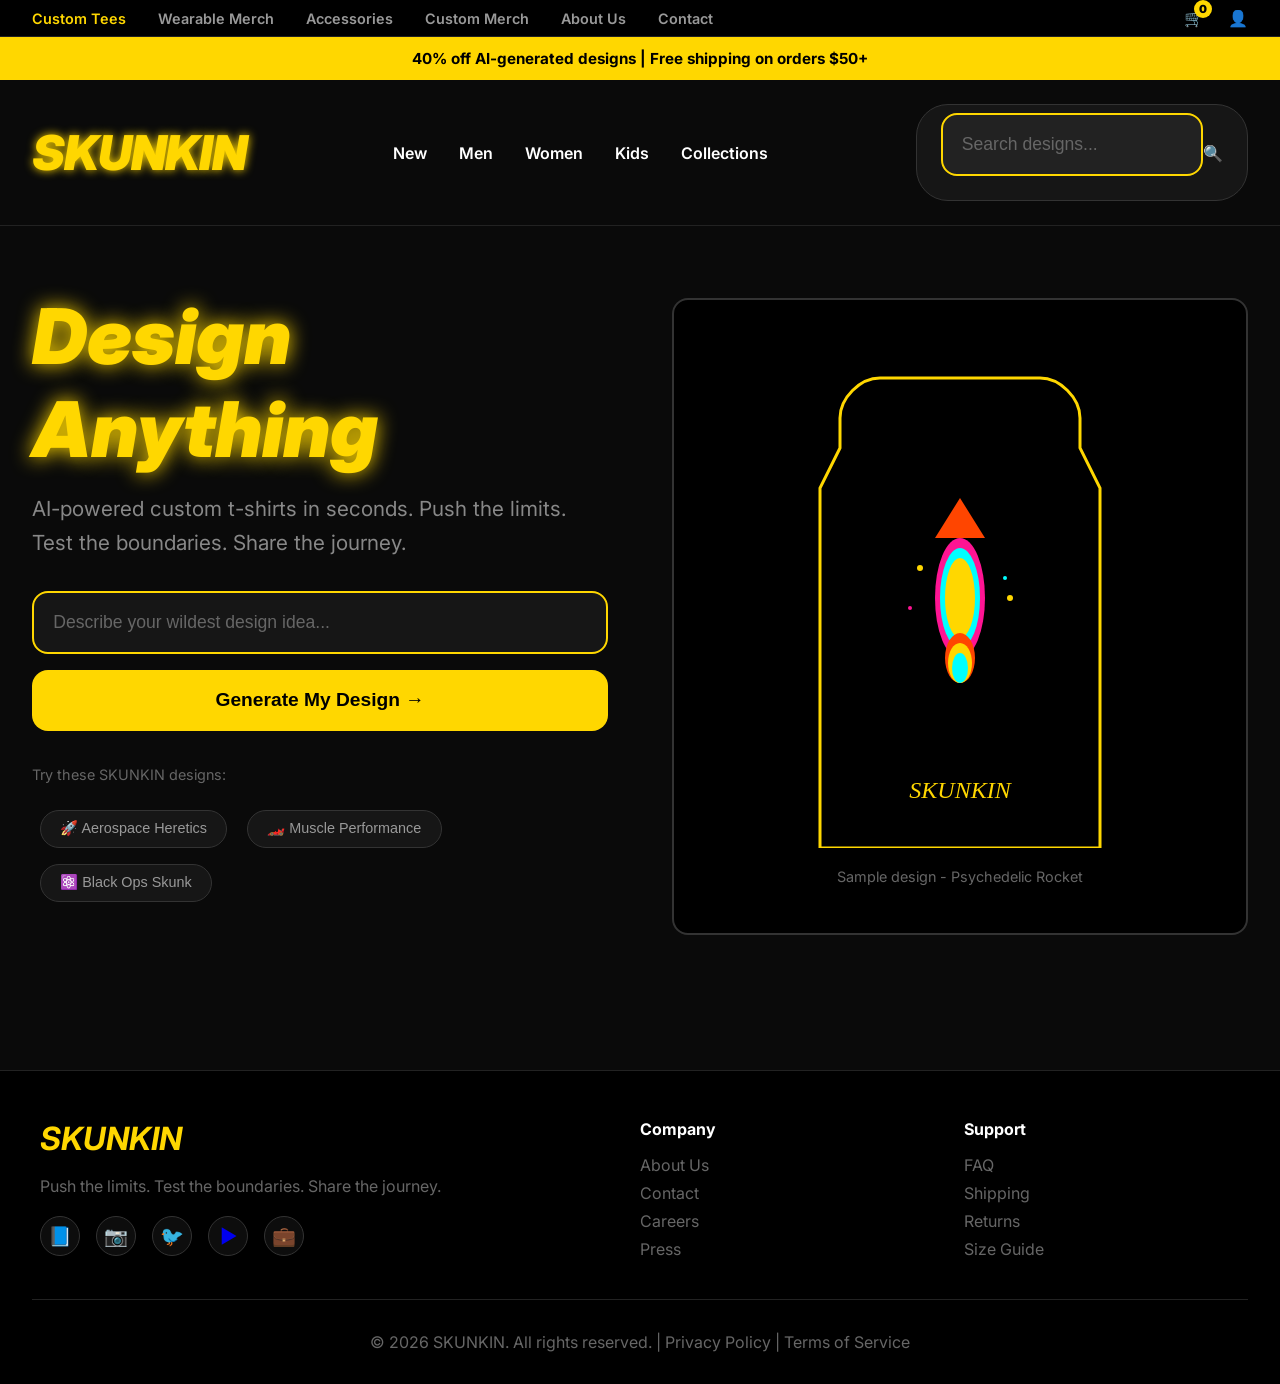
<file: index-old.html>
<!DOCTYPE html>
<html lang="en">
<head>
    <meta charset="UTF-8">
    <meta name="viewport" content="width=device-width, initial-scale=1.0">
    <title>SKUNKIN - Custom T-Shirts & Merch</title>
    <style>
        @import url('https://fonts.googleapis.com/css2?family=Inter:wght@400;600;700;900&display=swap');
        
        * { margin: 0; padding: 0; box-sizing: border-box; }
        
        body {
            font-family: 'Inter', sans-serif;
            background: #0a0a0a;
            color: white;
        }
        
        /* TOP NAV */
        .top-nav {
            background: #000;
            border-bottom: 1px solid #222;
            padding: 0.5rem 2rem;
            display: flex;
            align-items: center;
            justify-content: space-between;
        }
        
        .brand-nav {
            display: flex;
            gap: 2rem;
            align-items: center;
        }
        
        .brand-nav a {
            color: #999;
            text-decoration: none;
            font-size: 0.9rem;
            font-weight: 600;
            transition: color 0.3s;
            cursor: pointer;
        }
        
        .brand-nav a:hover,
        .brand-nav a.active {
            color: #FFD700;
        }
        
        .top-nav-right {
            display: flex;
            gap: 1.5rem;
            align-items: center;
        }
        
        .cart-icon {
            position: relative;
            cursor: pointer;
        }
        
        .cart-count {
            position: absolute;
            top: -8px;
            right: -8px;
            background: #FFD700;
            color: black;
            border-radius: 50%;
            width: 18px;
            height: 18px;
            display: flex;
            align-items: center;
            justify-content: center;
            font-size: 0.7rem;
            font-weight: 900;
        }
        
        /* HEADER */
        .main-header {
            background: #0a0a0a;
            padding: 1.5rem 2rem;
            display: flex;
            align-items: center;
            justify-content: space-between;
            border-bottom: 1px solid #222;
        }
        
        .logo {
            font-size: 3rem;
            font-weight: 900;
            color: #FFD700;
            text-shadow: 0 0 10px #FFD700;
            letter-spacing: -0.02em;
            text-decoration: none;
            font-style: italic;
            cursor: pointer;
        }
        
        .main-nav {
            display: flex;
            gap: 2rem;
            align-items: center;
        }
        
        .main-nav a {
            color: white;
            text-decoration: none;
            font-size: 1rem;
            font-weight: 600;
            transition: color 0.3s;
            cursor: pointer;
        }
        
        .main-nav a:hover {
            color: #FFD700;
        }
        
        .search-bar {
            display: flex;
            align-items: center;
            background: rgba(255,255,255,0.05);
            border: 1px solid #333;
            border-radius: 2rem;
            padding: 0.5rem 1.5rem;
            min-width: 300px;
        }
        
        .search-bar input {
            background: none;
            border: none;
            color: white;
            outline: none;
            width: 100%;
            font-size: 0.9rem;
        }
        
        .search-bar input::placeholder {
            color: #666;
        }
        
        /* PROMO BAR */
        .promo-bar {
            background: #FFD700;
            color: black;
            text-align: center;
            padding: 0.75rem;
            font-weight: 700;
            font-size: 0.95rem;
        }
        
        /* PAGES */
        .page {
            display: none;
            min-height: 70vh;
        }
        
        .page.active {
            display: block;
        }
        
        /* HERO */
        .hero {
            padding: 4rem 2rem;
            max-width: 1400px;
            margin: 0 auto;
        }
        
        .hero-grid {
            display: grid;
            grid-template-columns: 1fr 1fr;
            gap: 4rem;
            align-items: center;
        }
        
        .hero-content h1 {
            font-size: clamp(3rem, 6vw, 5rem);
            font-weight: 900;
            color: #FFD700;
            text-shadow: 0 0 20px #FFD700;
            margin-bottom: 1rem;
            font-style: italic;
        }
        
        .hero-content p {
            font-size: 1.3rem;
            color: #888;
            margin-bottom: 2rem;
            line-height: 1.6;
        }
        
        .sample-design {
            background: #000;
            border: 2px solid #333;
            border-radius: 1rem;
            padding: 3rem;
            text-align: center;
        }
        
        .sample-design img {
            max-width: 100%;
            height: auto;
            border-radius: 0.5rem;
        }
        
        .sample-design p {
            margin-top: 1rem;
            color: #666;
            font-size: 0.9rem;
        }
        
        input[type="text"] {
            width: 100%;
            padding: 1.2rem;
            font-size: 1.1rem;
            background: rgba(255,255,255,0.05);
            border: 2px solid #FFD700;
            border-radius: 1rem;
            color: white;
            margin-bottom: 1rem;
        }
        
        input::placeholder { color: #666; }
        
        .btn {
            width: 100%;
            padding: 1.2rem;
            font-size: 1.2rem;
            font-weight: 900;
            background: #FFD700;
            color: black;
            border: none;
            border-radius: 1rem;
            cursor: pointer;
            transition: all 0.3s;
        }
        
        .btn:hover {
            background: #FFA500;
            transform: scale(1.02);
        }
        
        .examples {
            margin: 2rem 0;
        }
        
        .examples p {
            color: #666;
            margin-bottom: 1rem;
            font-size: 0.9rem;
        }
        
        .examples button {
            margin: 0.5rem;
            padding: 0.6rem 1.2rem;
            background: rgba(255,255,255,0.05);
            border: 1px solid #333;
            border-radius: 2rem;
            color: #999;
            cursor: pointer;
            transition: all 0.3s;
            font-size: 0.9rem;
        }
        
        .examples button:hover {
            border-color: #FFD700;
            color: #FFD700;
        }
        
        /* ABOUT US */
        .about-content {
            max-width: 900px;
            margin: 0 auto;
            padding: 4rem 2rem;
        }
        
        .about-content h1 {
            font-size: 3rem;
            color: #FFD700;
            margin-bottom: 2rem;
            font-style: italic;
        }
        
        .about-content h2 {
            font-size: 1.8rem;
            color: #FFD700;
            margin: 2rem 0 1rem;
        }
        
        .about-content p {
            font-size: 1.1rem;
            line-height: 1.8;
            color: #ccc;
            margin-bottom: 1.5rem;
        }
        
        /* CONTACT */
        .contact-content {
            max-width: 800px;
            margin: 0 auto;
            padding: 4rem 2rem;
        }
        
        .contact-content h1 {
            font-size: 3rem;
            color: #FFD700;
            margin-bottom: 2rem;
            font-style: italic;
        }
        
        .contact-info {
            background: rgba(255,255,255,0.05);
            border: 2px solid #333;
            border-radius: 1rem;
            padding: 2rem;
        }
        
        .contact-info p {
            font-size: 1.1rem;
            margin: 1rem 0;
            color: #ccc;
        }
        
        .contact-info a {
            color: #FFD700;
            text-decoration: none;
        }
        
        .contact-info a:hover {
            text-decoration: underline;
        }
        
        /* FOOTER */
        footer {
            background: #000;
            border-top: 1px solid #222;
            padding: 3rem 2rem 2rem;
            margin-top: 4rem;
        }
        
        .footer-content {
            max-width: 1200px;
            margin: 0 auto;
            display: grid;
            grid-template-columns: 2fr 1fr 1fr;
            gap: 3rem;
        }
        
        .footer-brand h3 {
            font-size: 2rem;
            color: #FFD700;
            font-style: italic;
            margin-bottom: 1rem;
        }
        
        .footer-brand p {
            color: #666;
            line-height: 1.6;
        }
        
        .social-links {
            display: flex;
            gap: 1rem;
            margin-top: 1rem;
        }
        
        .social-links a {
            width: 40px;
            height: 40px;
            background: rgba(255,255,255,0.05);
            border: 1px solid #333;
            border-radius: 50%;
            display: flex;
            align-items: center;
            justify-content: center;
            font-size: 1.2rem;
            text-decoration: none;
            transition: all 0.3s;
        }
        
        .social-links a:hover {
            border-color: #FFD700;
            background: rgba(255,215,0,0.1);
        }
        
        .footer-links h4 {
            color: white;
            margin-bottom: 1rem;
        }
        
        .footer-links a {
            display: block;
            color: #666;
            text-decoration: none;
            margin: 0.5rem 0;
            transition: color 0.3s;
        }
        
        .footer-links a:hover {
            color: #FFD700;
        }
        
        .footer-bottom {
            text-align: center;
            color: #666;
            margin-top: 2rem;
            padding-top: 2rem;
            border-top: 1px solid #222;
        }
        
        .hidden { display: none !important; }
        
        /* RESPONSIVE */
        @media (max-width: 768px) {
            .hero-grid {
                grid-template-columns: 1fr;
            }
            
            .footer-content {
                grid-template-columns: 1fr;
            }
        }
    </style>
</head>
<body>
    <!-- TOP NAV -->
    <div class="top-nav">
        <div class="brand-nav">
            <a class="active" onclick="switchCategory('custom-tees')">Custom Tees</a>
            <a onclick="switchCategory('wearable-merch')">Wearable Merch</a>
            <a onclick="switchCategory('accessories')">Accessories</a>
            <a onclick="switchCategory('custom-merch')">Custom Merch</a>
            <a onclick="showPage('about')">About Us</a>
            <a onclick="showPage('contact')">Contact</a>
        </div>
        <div class="top-nav-right">
            <div class="cart-icon" onclick="openCart()">
                🛒
                <span class="cart-count">0</span>
            </div>
            <div class="user-icon" onclick="openAccount()">👤</div>
        </div>
    </div>

    <!-- PROMO BAR -->
    <div class="promo-bar">
        40% off AI-generated designs | Free shipping on orders $50+
    </div>

    <!-- HEADER -->
    <div class="main-header">
        <div class="logo" onclick="showPage('hero')">SKUNKIN</div>
        
        <nav class="main-nav">
            <a onclick="showPage('hero')">New</a>
            <a>Men</a>
            <a>Women</a>
            <a>Kids</a>
            <a>Collections</a>
        </nav>
        
        <div class="search-bar">
            <input type="text" placeholder="Search designs...">
            <span>🔍</span>
        </div>
    </div>

    <!-- HERO PAGE -->
    <div id="hero" class="page active">
        <div class="hero">
            <div class="hero-grid">
                <div class="hero-content">
                    <h1>Design Anything</h1>
                    <p>AI-powered custom t-shirts in seconds. Push the limits. Test the boundaries. Share the journey.</p>
                    
                    <div class="prompt-box">
                        <input type="text" id="promptInput" placeholder="Describe your wildest design idea...">
                        <button class="btn" onclick="generateDesigns()">Generate My Design →</button>
                    </div>

                    <div class="examples">
                        <p>Try these SKUNKIN designs:</p>
                        <button onclick="setPrompt('Aerospace rocket launch with retro heretics badge psychedelic colors')">🚀 Aerospace Heretics</button>
                        <button onclick="setPrompt('American muscle car burnout with performance graphics neon colors')">🏎️ Muscle Performance</button>
                        <button onclick="setPrompt('Nuclear research black ops military skunk works badge vintage style')">⚛️ Black Ops Skunk</button>
                    </div>
                </div>

                <div class="sample-design">
                    <svg width="400" height="500" xmlns="http://www.w3.org/2000/svg">
                        <!-- T-Shirt Shape -->
                        <path d="M 80,100 L 60,140 L 60,500 L 340,500 L 340,140 L 320,100 L 320,70 C 320,50 300,30 280,30 L 120,30 C 100,30 80,50 80,70 Z" fill="#000" stroke="#FFD700" stroke-width="3"/>
                        
                        <!-- Psychedelic Rocket Design -->
                        <g transform="translate(200, 280)">
                            <!-- Rocket body -->
                            <ellipse cx="0" cy="-30" rx="25" ry="60" fill="#FF1493"/>
                            <ellipse cx="0" cy="-30" rx="20" ry="50" fill="#00FFFF"/>
                            <ellipse cx="0" cy="-30" rx="15" ry="40" fill="#FFD700"/>
                            
                            <!-- Rocket cone -->
                            <path d="M -25,-90 L 0,-130 L 25,-90 Z" fill="#FF4500"/>
                            
                            <!-- Flames -->
                            <ellipse cx="0" cy="30" rx="15" ry="25" fill="#FF4500"/>
                            <ellipse cx="0" cy="35" rx="12" ry="20" fill="#FFD700"/>
                            <ellipse cx="0" cy="40" rx="8" ry="15" fill="#00FFFF"/>
                            
                            <!-- Stars around -->
                            <circle cx="-40" cy="-60" r="3" fill="#FFD700"/>
                            <circle cx="45" cy="-50" r="2" fill="#00FFFF"/>
                            <circle cx="-50" cy="-20" r="2" fill="#FF1493"/>
                            <circle cx="50" cy="-30" r="3" fill="#FFD700"/>
                        </g>
                        
                        <!-- "SKUNKIN" text -->
                        <text x="200" y="450" font-family="Arial Black" font-size="24" fill="#FFD700" text-anchor="middle" font-style="italic">SKUNKIN</text>
                    </svg>
                    <p>Sample design - Psychedelic Rocket</p>
                </div>
            </div>
        </div>
    </div>

    <!-- ABOUT US PAGE -->
    <div id="about" class="page">
        <div class="about-content">
            <h1>About SKUNKIN</h1>
            
            <h2>The Story</h2>
            <p>SKUNKIN was born in the field, where the limits are tested and the unknown becomes known.</p>
            
            <p>Andrew Zimmer, the visionary behind SKUNKIN, spent years working in high-stakes environments where pushing boundaries wasn't just encouraged—it was required. Out there, in the heat of development and discovery, he realized something profound: there was no single word that captured the entire culture of relentless testing, iterative improvement, and collaborative growth that defined his work.</p>
            
            <p>That's when SKUNKIN was born—a play on "skunk works," but so much more.</p>
            
            <h2>What is SKUNKIN?</h2>
            <p>SKUNKIN is one word that conveys an entire meaning, culture, and way of life. It's about:</p>
            
            <p><strong>Testing the balance and the limits.</strong> Whether you're pushing the boundaries of physics, materials, mechanics, or your own personal journey—SKUNKIN is about going where the results are uncertain, but the data is everything.</p>
            
            <p><strong>Physical and mental endeavors.</strong> SKUNKIN isn't just about machines and materials. It's about reflection on your journey to success and failure. It's about growth through action and introspection.</p>
            
            <p><strong>The debrief. The recap. The sharing.</strong> True SKUNKIN involves the post-mission analysis—gathering with friends, professionals, families, and loved ones to share knowledge, learn from mistakes, and celebrate wins. It's collaboration in pursuit of a better life and moving forward in this human journey.</p>
            
            <h2>For Professionals. For Dreamers. For the Relentless.</h2>
            <p>SKUNKIN is for those who know what it means to be "in the know"—to understand that you're entering something uncertain, something that requires grit, data collection, iteration, and ultimately, improvement.</p>
            
            <p>It's for aerospace engineers and backyard inventors. For muscle car enthusiasts and black ops researchers. For anyone who refuses to settle and instead chooses to test, learn, and share.</p>
            
            <h2>Wear Your Journey</h2>
            <p>Every SKUNKIN design is a statement. It says you're part of something bigger. It says you test limits, embrace failure as data, and share the journey with others.</p>
            
            <p>Welcome to SKUNKIN. Let's push the limits together.</p>
        </div>
    </div>

    <!-- CONTACT PAGE -->
    <div id="contact" class="page">
        <div class="contact-content">
            <h1>Contact Us</h1>
            
            <div class="contact-info">
                <p><strong>SKUNKIN HQ</strong></p>
                <p>For all inquiries, collaborations, and custom orders:</p>
                <p>Email: <a href="mailto:info@skunkin.com">info@skunkin.com</a></p>
                <p>Phone: <a href="tel:9513036857">(951) 303-6857</a></p>
                <p>Address: 32815 Temecula Pkwy, Unit B<br>Temecula, California 92592</p>
                
                <p style="margin-top: 2rem;"><strong>Business Hours:</strong></p>
                <p>Monday - Friday: 9:00 AM - 6:00 PM PST</p>
                <p>Saturday - Sunday: Closed</p>
                
                <p style="margin-top: 2rem; color: #FFD700;">We typically respond within 24-48 hours.</p>
            </div>
        </div>
    </div>

    <!-- FOOTER -->
    <footer>
        <div class="footer-content">
            <div class="footer-brand">
                <h3>SKUNKIN</h3>
                <p>Push the limits. Test the boundaries. Share the journey.</p>
                <div class="social-links">
                    <a href="#">📘</a> <!-- Facebook -->
                    <a href="#">📷</a> <!-- Instagram -->
                    <a href="#">🐦</a> <!-- Twitter -->
                    <a href="#">▶️</a> <!-- YouTube -->
                    <a href="#">💼</a> <!-- LinkedIn -->
                </div>
            </div>
            
            <div class="footer-links">
                <h4>Company</h4>
                <a onclick="showPage('about')">About Us</a>
                <a onclick="showPage('contact')">Contact</a>
                <a href="#">Careers</a>
                <a href="#">Press</a>
            </div>
            
            <div class="footer-links">
                <h4>Support</h4>
                <a href="#">FAQ</a>
                <a href="#">Shipping</a>
                <a href="#">Returns</a>
                <a href="#">Size Guide</a>
            </div>
        </div>
        
        <div class="footer-bottom">
            <p>© 2026 SKUNKIN. All rights reserved. | Privacy Policy | Terms of Service</p>
        </div>
    </footer>

    <script>
        let currentPage = 'hero';
        let cartCount = 0;

        function showPage(page) {
            document.querySelectorAll('.page').forEach(p => p.classList.remove('active'));
            document.getElementById(page).classList.add('active');
            currentPage = page;
            
            // Update nav
            document.querySelectorAll('.brand-nav a').forEach(a => a.classList.remove('active'));
        }

        function switchCategory(category) {
            showPage('hero');
            document.querySelectorAll('.brand-nav a').forEach(a => a.classList.remove('active'));
            event.target.classList.add('active');
        }

        function setPrompt(text) {
            document.getElementById('promptInput').value = text;
        }

        async function generateDesigns() {
            const prompt = document.getElementById('promptInput').value.trim();
            if (!prompt) return;
            
            alert('🚀 AI Generator activated!\n\nGenerating designs for: "' + prompt + '"\n\nThis will create 4 unique designs based on your prompt.');
            
            // In production, this would call the AI server
            // For now, just show the alert
        }

        function addToCart() {
            cartCount++;
            document.querySelector('.cart-count').textContent = cartCount;
            alert('Added to cart! 🛒');
        }

        function openCart() {
            alert('Cart: ' + cartCount + ' items\n(Full cart page coming soon!)');
        }

        function openAccount() {
            alert('Account page coming soon!');
        }

        // Enter key support
        document.getElementById('promptInput').addEventListener('keypress', function(e) {
            if (e.key === 'Enter') generateDesigns();
        });
    </script>
</body>
</html>
</file>
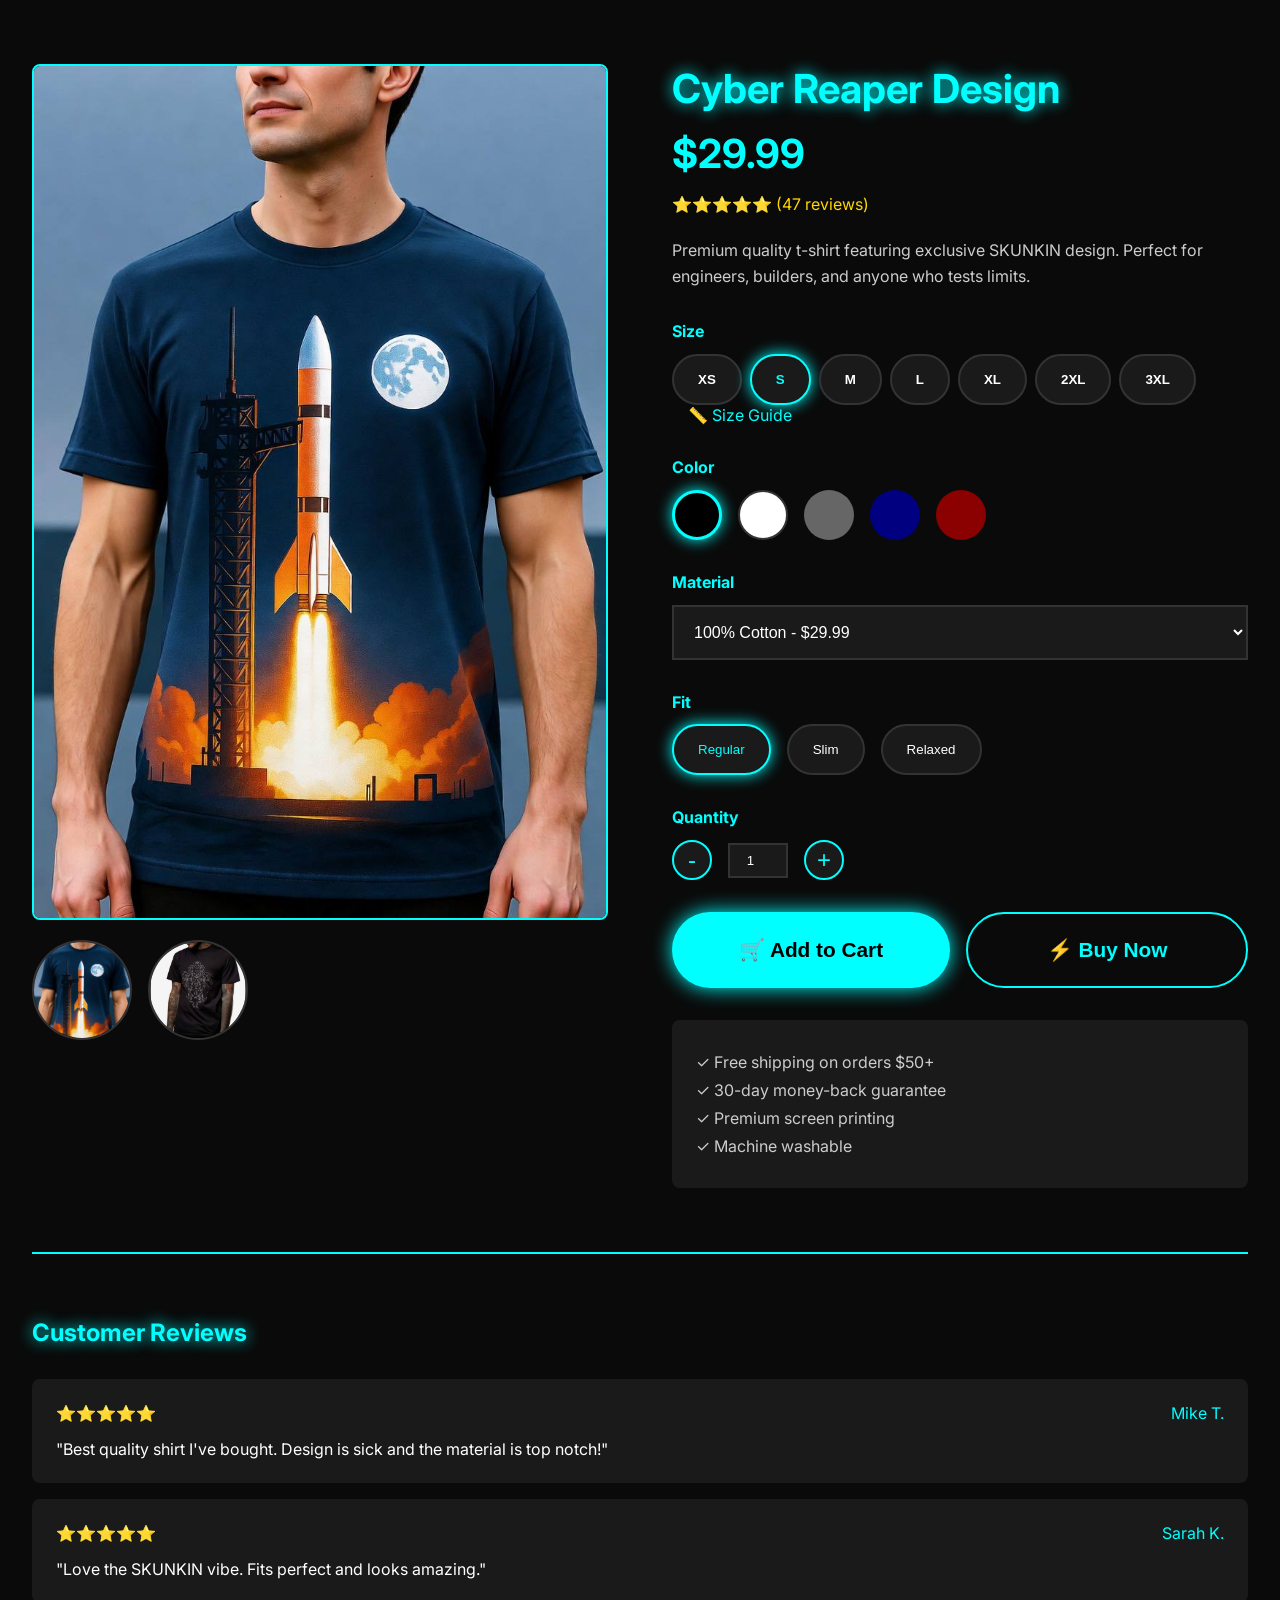
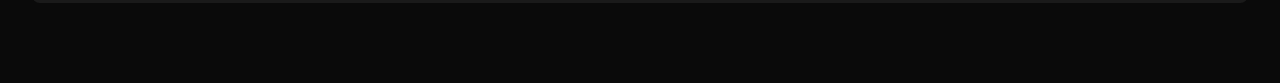
<file: product-detail.html>
<!DOCTYPE html>
<html lang="en">
<head>
    <meta charset="UTF-8">
    <meta name="viewport" content="width=device-width, initial-scale=1.0">
    <title>Product Details - SKUNKIN</title>
    <link rel="stylesheet" href="style.css">
</head>
<body>
    <div id="header-placeholder"></div>
    
    <div class="product-detail-page">
        <div class="product-layout">
            <div class="product-images">
                <div class="main-image">
                    <img id="mainImg" src="hero-rocket.jpg" alt="Product">
                </div>
                <div class="thumbnail-gallery">
                    <img src="hero-rocket.jpg" onclick="changeImage(this.src)">
                    <img src="hero-image.jpg" onclick="changeImage(this.src)">
                </div>
            </div>
            
            <div class="product-info">
                <h1>Cyber Reaper Design</h1>
                <p class="price-large">$29.99</p>
                <div class="rating">
                    ⭐⭐⭐⭐⭐ <span>(47 reviews)</span>
                </div>
                
                <p class="description">Premium quality t-shirt featuring exclusive SKUNKIN design. Perfect for engineers, builders, and anyone who tests limits.</p>
                
                <!-- Size Selection -->
                <div class="option-group">
                    <label>Size</label>
                    <div class="size-options">
                        <button class="size-btn">XS</button>
                        <button class="size-btn active">S</button>
                        <button class="size-btn">M</button>
                        <button class="size-btn">L</button>
                        <button class="size-btn">XL</button>
                        <button class="size-btn">2XL</button>
                        <button class="size-btn">3XL</button>
                    </div>
                    <a href="#" class="size-guide">📏 Size Guide</a>
                </div>
                
                <!-- Color Selection -->
                <div class="option-group">
                    <label>Color</label>
                    <div class="color-options">
                        <button class="color-option active" style="background: #000" title="Black"></button>
                        <button class="color-option" style="background: #fff; border: 2px solid #333" title="White"></button>
                        <button class="color-option" style="background: #666" title="Gray"></button>
                        <button class="color-option" style="background: #000080" title="Navy"></button>
                        <button class="color-option" style="background: #8B0000" title="Maroon"></button>
                    </div>
                </div>
                
                <!-- Material Selection -->
                <div class="option-group">
                    <label>Material</label>
                    <select class="material-select">
                        <option>100% Cotton - $29.99</option>
                        <option>Tri-Blend (50/25/25) - $34.99</option>
                        <option>Performance Poly - $39.99</option>
                        <option>Heavyweight Cotton - $34.99</option>
                    </select>
                </div>
                
                <!-- Fit Selection -->
                <div class="option-group">
                    <label>Fit</label>
                    <div class="fit-options">
                        <button class="fit-btn active">Regular</button>
                        <button class="fit-btn">Slim</button>
                        <button class="fit-btn">Relaxed</button>
                    </div>
                </div>
                
                <!-- Quantity -->
                <div class="option-group">
                    <label>Quantity</label>
                    <div class="quantity-selector">
                        <button onclick="changeQty(-1)">-</button>
                        <input type="number" id="qty" value="1" min="1">
                        <button onclick="changeQty(1)">+</button>
                    </div>
                </div>
                
                <!-- Actions -->
                <div class="product-actions">
                    <button class="btn-primary" onclick="addToCartDetailed()">🛒 Add to Cart</button>
                    <button class="btn-secondary" onclick="buyNow()">⚡ Buy Now</button>
                </div>
                
                <div class="product-features">
                    <p>✓ Free shipping on orders $50+</p>
                    <p>✓ 30-day money-back guarantee</p>
                    <p>✓ Premium screen printing</p>
                    <p>✓ Machine washable</p>
                </div>
            </div>
        </div>
        
        <!-- Reviews Section -->
        <div class="reviews-section">
            <h2>Customer Reviews</h2>
            <div class="review">
                <div class="review-header">
                    <span class="stars">⭐⭐⭐⭐⭐</span>
                    <span class="reviewer">Mike T.</span>
                </div>
                <p>"Best quality shirt I've bought. Design is sick and the material is top notch!"</p>
            </div>
            <div class="review">
                <div class="review-header">
                    <span class="stars">⭐⭐⭐⭐⭐</span>
                    <span class="reviewer">Sarah K.</span>
                </div>
                <p>"Love the SKUNKIN vibe. Fits perfect and looks amazing."</p>
            </div>
        </div>
    </div>
    
    <div id="footer-placeholder"></div>
    
    <script src="main.js"></script>
</body>
</html>
</file>
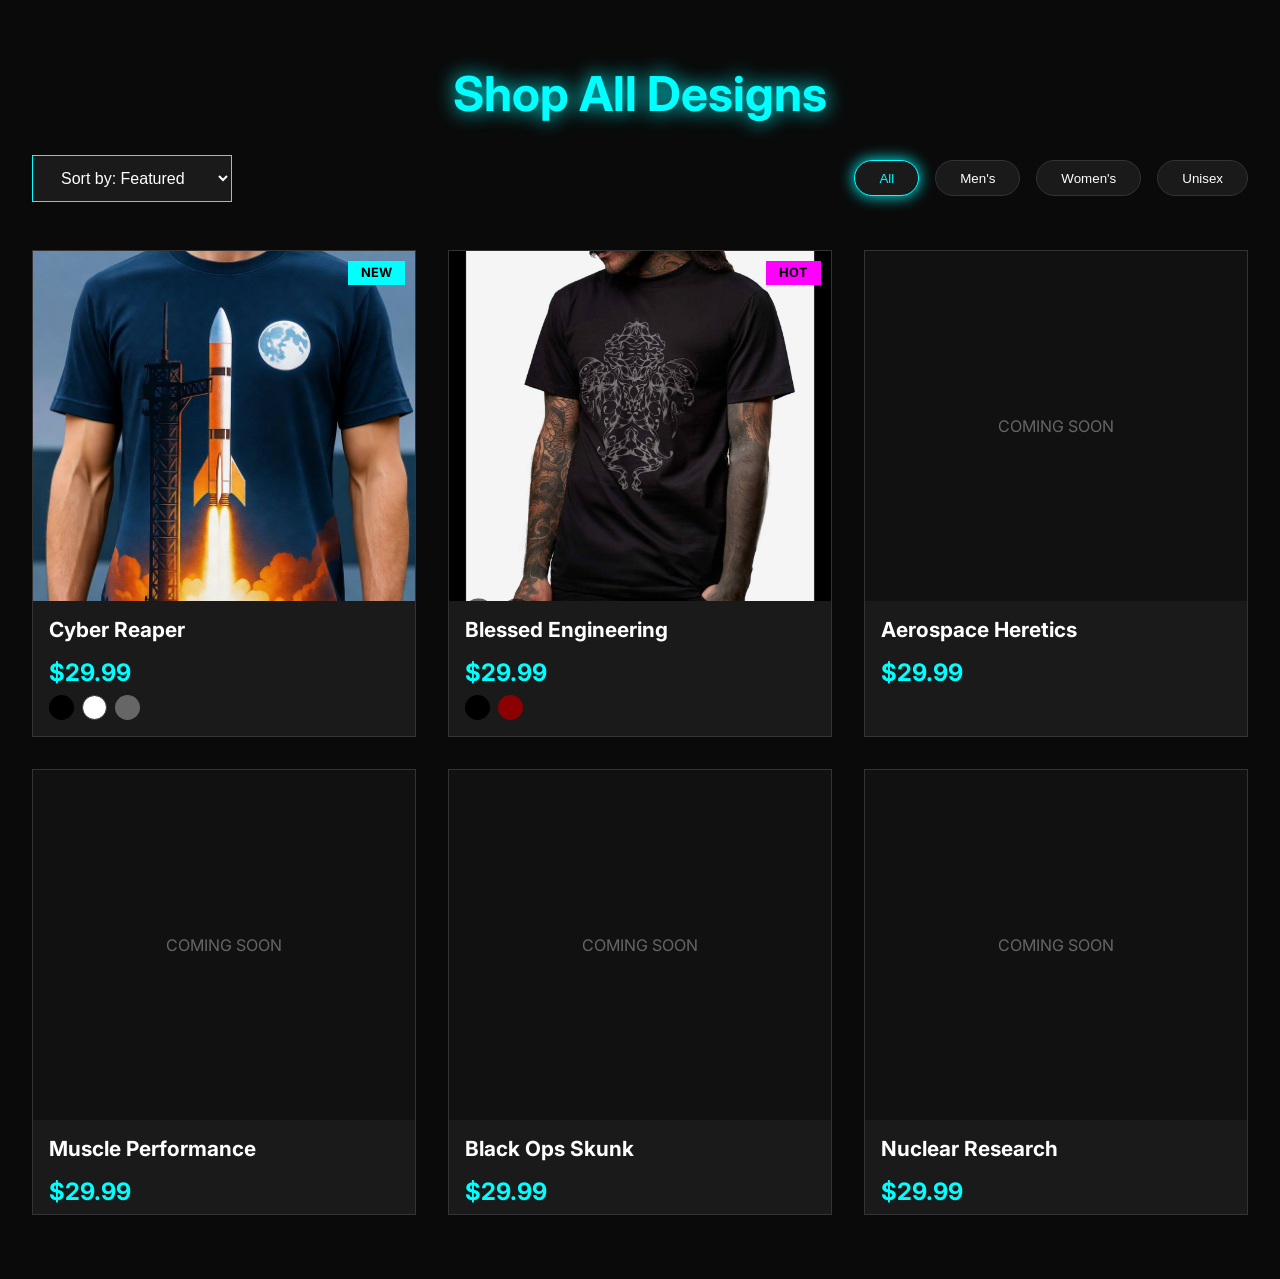
<file: products.html>
<!DOCTYPE html>
<html lang="en">
<head>
    <meta charset="UTF-8">
    <meta name="viewport" content="width=device-width, initial-scale=1.0">
    <title>Shop - SKUNKIN</title>
    <link rel="stylesheet" href="style.css">
</head>
<body>
    <div id="header-placeholder"></div>
    
    <div class="products-page">
        <h1>Shop All Designs</h1>
        
        <div class="filters">
            <select id="sortBy">
                <option>Sort by: Featured</option>
                <option>Price: Low to High</option>
                <option>Price: High to Low</option>
                <option>Newest</option>
            </select>
            
            <div class="filter-tags">
                <button class="active">All</button>
                <button>Men's</button>
                <button>Women's</button>
                <button>Unisex</button>
            </div>
        </div>
        
        <div class="product-grid">
            <!-- Product 1 -->
            <div class="product-card" onclick="window.location.href='product-detail.html?id=1'">
                <div class="product-image">
                    <img src="hero-rocket.jpg" alt="Grim Reaper Design">
                    <span class="badge">NEW</span>
                </div>
                <h3>Cyber Reaper</h3>
                <p class="price">$29.99</p>
                <div class="colors">
                    <span class="color-dot" style="background: #000"></span>
                    <span class="color-dot" style="background: #fff; border: 1px solid #333"></span>
                    <span class="color-dot" style="background: #666"></span>
                </div>
            </div>
            
            <!-- Product 2 -->
            <div class="product-card" onclick="window.location.href='product-detail.html?id=2'">
                <div class="product-image">
                    <img src="hero-image.jpg" alt="BLESSED Design">
                    <span class="badge hot">HOT</span>
                </div>
                <h3>Blessed Engineering</h3>
                <p class="price">$29.99</p>
                <div class="colors">
                    <span class="color-dot" style="background: #000"></span>
                    <span class="color-dot" style="background: #8B0000"></span>
                </div>
            </div>
            
            <!-- Placeholder products -->
            <div class="product-card">
                <div class="product-image placeholder">
                    <span>COMING SOON</span>
                </div>
                <h3>Aerospace Heretics</h3>
                <p class="price">$29.99</p>
            </div>
            
            <div class="product-card">
                <div class="product-image placeholder">
                    <span>COMING SOON</span>
                </div>
                <h3>Muscle Performance</h3>
                <p class="price">$29.99</p>
            </div>
            
            <div class="product-card">
                <div class="product-image placeholder">
                    <span>COMING SOON</span>
                </div>
                <h3>Black Ops Skunk</h3>
                <p class="price">$29.99</p>
            </div>
            
            <div class="product-card">
                <div class="product-image placeholder">
                    <span>COMING SOON</span>
                </div>
                <h3>Nuclear Research</h3>
                <p class="price">$29.99</p>
            </div>
        </div>
    </div>
    
    <div id="footer-placeholder"></div>
    
    <script src="main.js"></script>
</body>
</html>
</file>
<file: style.css>
@import url('https://fonts.googleapis.com/css2?family=Inter:wght@400;600;700;900&display=swap');

* { margin: 0; padding: 0; box-sizing: border-box; }

body {
    font-family: 'Inter', sans-serif;
    background: #0a0a0a;
    color: #ffffff;
}

/* PRODUCTS PAGE */
.products-page {
    max-width: 1400px;
    margin: 0 auto;
    padding: 4rem 2rem;
}

.products-page h1 {
    font-size: 3rem;
    color: #00ffff;
    text-shadow: 0 0 20px #00ffff;
    margin-bottom: 2rem;
    text-align: center;
}

.filters {
    display: flex;
    justify-content: space-between;
    align-items: center;
    margin-bottom: 3rem;
    flex-wrap: wrap;
    gap: 1rem;
}

.filters select {
    padding: 0.8rem 1.5rem;
    background: #1a1a1a;
    color: #fff;
    border: 1px solid #00ffff;
    font-size: 1rem;
}

.filter-tags {
    display: flex;
    gap: 1rem;
}

.filter-tags button {
    padding: 0.6rem 1.5rem;
    background: #1a1a1a;
    color: #fff;
    border: 1px solid #333;
    cursor: pointer;
    transition: all 0.3s;
}

.filter-tags button.active,
.filter-tags button:hover {
    border-color: #00ffff;
    color: #00ffff;
    box-shadow: 0 0 15px #00ffff;
}

.product-grid {
    display: grid;
    grid-template-columns: repeat(auto-fill, minmax(300px, 1fr));
    gap: 2rem;
}

.product-card {
    background: #1a1a1a;
    border: 1px solid #333;
    transition: all 0.3s;
    cursor: pointer;
    overflow: hidden;
}

.product-card:hover {
    border-color: #00ffff;
    box-shadow: 0 0 25px #00ffff;
    transform: translateY(-5px);
}

.product-image {
    position: relative;
    width: 100%;
    height: 350px;
    overflow: hidden;
    background: #000;
}

.product-image img {
    width: 100%;
    height: 100%;
    object-fit: cover;
}

.product-image.placeholder {
    display: flex;
    align-items: center;
    justify-content: center;
    background: #111;
    color: #666;
}

.badge {
    position: absolute;
    top: 10px;
    right: 10px;
    background: #00ffff;
    color: #000;
    padding: 0.3rem 0.8rem;
    font-size: 0.8rem;
    font-weight: 700;
}

.badge.hot {
    background: #ff00ff;
}

.product-card h3 {
    padding: 1rem;
    font-size: 1.3rem;
}

.product-card .price {
    padding: 0 1rem 0.5rem;
    font-size: 1.5rem;
    color: #00ffff;
    font-weight: 700;
}

.colors {
    padding: 0 1rem 1rem;
    display: flex;
    gap: 0.5rem;
}

.color-dot {
    width: 25px;
    height: 25px;
    border-radius: 50%;
    border: 2px solid transparent;
    cursor: pointer;
}

.color-dot:hover {
    border-color: #00ffff;
}

/* PRODUCT DETAIL PAGE */
.product-detail-page {
    max-width: 1400px;
    margin: 0 auto;
    padding: 4rem 2rem;
}

.product-layout {
    display: grid;
    grid-template-columns: 1fr 1fr;
    gap: 4rem;
    margin-bottom: 4rem;
}

.main-image img {
    width: 100%;
    border-radius: 8px;
    border: 2px solid #00ffff;
}

.thumbnail-gallery {
    display: flex;
    gap: 1rem;
    margin-top: 1rem;
}

.thumbnail-gallery img {
    width: 100px;
    height: 100px;
    object-fit: cover;
    border-radius: 50px;
    border: 2px solid #333;
    cursor: pointer;
}

.thumbnail-gallery img:hover {
    border-color: #00ffff;
}

.product-info h1 {
    font-size: 2.5rem;
    color: #00ffff;
    text-shadow: 0 0 15px #00ffff;
    margin-bottom: 1rem;
}

.price-large {
    font-size: 2.5rem;
    color: #00ffff;
    font-weight: 700;
    margin: 1rem 0;
}

.rating {
    margin: 1rem 0;
    color: #FFD700;
}

.description {
    line-height: 1.6;
    margin: 1.5rem 0;
    color: #ccc;
}

.option-group {
    margin: 2rem 0;
}

.option-group label {
    display: block;
    font-weight: 700;
    margin-bottom: 0.8rem;
    color: #00ffff;
}

.size-options {
    display: flex;
    gap: 0.5rem;
    flex-wrap: wrap;
}

.size-btn {
    padding: 0.8rem 1.2rem;
    background: #1a1a1a;
    border: 2px solid #333;
    color: #fff;
    cursor: pointer;
    font-weight: 600;
    transition: all 0.3s;
}

.size-btn:hover,
.size-btn.active {
    border-color: #00ffff;
    color: #00ffff;
    box-shadow: 0 0 15px #00ffff;
}

.size-guide {
    display: inline-block;
    margin-left: 1rem;
    color: #00ffff;
    text-decoration: none;
}

.color-options {
    display: flex;
    gap: 1rem;
}

.color-option {
    width: 50px;
    height: 50px;
    border-radius: 8px;
    border: 3px solid transparent;
    cursor: pointer;
    transition: all 0.3s;
}

.color-option:hover,
.color-option.active {
    border-color: #00ffff;
    box-shadow: 0 0 15px #00ffff;
}

.material-select {
    width: 100%;
    padding: 1rem;
    background: #1a1a1a;
    border: 2px solid #333;
    color: #fff;
    font-size: 1rem;
}

.fit-options {
    display: flex;
    gap: 1rem;
}

.fit-btn {
    padding: 0.8rem 1.5rem;
    background: #1a1a1a;
    border: 2px solid #333;
    color: #fff;
    cursor: pointer;
    transition: all 0.3s;
}

.fit-btn:hover,
.fit-btn.active {
    border-color: #00ffff;
    color: #00ffff;
    box-shadow: 0 0 15px #00ffff;
}

.quantity-selector {
    display: flex;
    align-items: center;
    gap: 1rem;
}

.quantity-selector button {
    width: 40px;
    height: 40px;
    background: #1a1a1a;
    border: 2px solid #00ffff;
    color: #00ffff;
    font-size: 1.5rem;
    cursor: pointer;
}

.quantity-selector input {
    width: 60px;
    text-align: center;
    padding: 0.5rem;
    background: #1a1a1a;
    border: 2px solid #333;
    color: #fff;
}

.product-actions {
    display: flex;
    gap: 1rem;
    margin: 2rem 0;
}

.btn-primary {
    flex: 1;
    padding: 1.2rem;
    background: #00ffff;
    color: #000;
    border: none;
    font-size: 1.2rem;
    font-weight: 700;
    cursor: pointer;
    transition: all 0.3s;
    box-shadow: 0 0 20px #00ffff;
}

.btn-primary:hover {
    background: #ff00ff;
    box-shadow: 0 0 30px #ff00ff;
}

.btn-secondary {
    flex: 1;
    padding: 1.2rem;
    background: transparent;
    color: #00ffff;
    border: 2px solid #00ffff;
    font-size: 1.2rem;
    font-weight: 700;
    cursor: pointer;
    transition: all 0.3s;
}

.btn-secondary:hover {
    background: #00ffff;
    color: #000;
}

.product-features {
    background: #1a1a1a;
    padding: 1.5rem;
    border-radius: 8px;
    margin-top: 2rem;
}

.product-features p {
    margin: 0.5rem 0;
    color: #ccc;
}

/* REVIEWS */
.reviews-section {
    margin-top: 4rem;
    padding-top: 4rem;
    border-top: 2px solid #00ffff;
}

.reviews-section h2 {
    color: #00ffff;
    text-shadow: 0 0 15px #00ffff;
    margin-bottom: 2rem;
}

.review {
    background: #1a1a1a;
    padding: 1.5rem;
    margin-bottom: 1rem;
    border-radius: 8px;
}

.review-header {
    display: flex;
    justify-content: space-between;
    margin-bottom: 1rem;
}

.stars {
    color: #FFD700;
}

.reviewer {
    color: #00ffff;
}

/* CART PAGE */
.cart-page {
    max-width: 1400px;
    margin: 0 auto;
    padding: 4rem 2rem;
}

.cart-page h1 {
    font-size: 3rem;
    color: #00ffff;
    text-shadow: 0 0 20px #00ffff;
    margin-bottom: 3rem;
}

.cart-layout {
    display: grid;
    grid-template-columns: 2fr 1fr;
    gap: 3rem;
}

.cart-item {
    display: grid;
    grid-template-columns: 150px 1fr auto auto;
    gap: 1.5rem;
    align-items: center;
    background: #1a1a1a;
    padding: 1.5rem;
    margin-bottom: 1rem;
    border-radius: 8px;
}

.cart-item img {
    width: 150px;
    height: 150px;
    object-fit: cover;
    border-radius: 8px;
}

.item-details h3 {
    margin-bottom: 0.5rem;
}

.item-price {
    color: #00ffff;
    font-size: 1.5rem;
    font-weight: 700;
}

.item-quantity {
    display: flex;
    align-items: center;
    gap: 1rem;
}

.item-quantity button {
    width: 35px;
    height: 35px;
    background: #333;
    border: none;
    color: #fff;
    cursor: pointer;
}

.remove-btn {
    background: transparent;
    border: none;
    font-size: 1.5rem;
    cursor: pointer;
    color: #ff4444;
}

.cart-summary {
    background: #1a1a1a;
    padding: 2rem;
    border-radius: 8px;
    height: fit-content;
    position: sticky;
    top: 2rem;
}

.cart-summary h2 {
    color: #00ffff;
    margin-bottom: 1.5rem;
}

.summary-row {
    display: flex;
    justify-content: space-between;
    margin: 1rem 0;
}

.summary-row.total {
    font-size: 1.5rem;
    font-weight: 700;
    color: #00ffff;
}

.checkout-btn {
    width: 100%;
    margin-top: 2rem;
}

.promo-code {
    display: flex;
    gap: 0.5rem;
    margin-top: 1.5rem;
}

.promo-code input {
    flex: 1;
    padding: 0.8rem;
    background: #000;
    border: 1px solid #333;
    color: #fff;
}

.promo-code button {
    padding: 0.8rem 1.5rem;
    background: #00ffff;
    border: none;
    color: #000;
    font-weight: 700;
    cursor: pointer;
}

.payment-badges {
    display: flex;
    justify-content: center;
    gap: 1rem;
    margin-top: 1.5rem;
    font-size: 1.5rem;
}

/* CHECKOUT PAGE */
.checkout-page {
    max-width: 1400px;
    margin: 0 auto;
    padding: 4rem 2rem;
}

.checkout-layout {
    display: grid;
    grid-template-columns: 2fr 1fr;
    gap: 3rem;
}

.progress-steps {
    display: flex;
    justify-content: space-between;
    margin-bottom: 3rem;
}

.step {
    flex: 1;
    padding: 1rem;
    background: #1a1a1a;
    border: 2px solid #333;
    text-align: center;
}

.step.active {
    border-color: #00ffff;
    color: #00ffff;
    box-shadow: 0 0 15px #00ffff;
}

.form-section {
    background: #1a1a1a;
    padding: 2rem;
    margin-bottom: 2rem;
    border-radius: 8px;
}

.form-section h2 {
    color: #00ffff;
    margin-bottom: 1.5rem;
}

.form-grid {
    display: grid;
    grid-template-columns: 1fr 1fr;
    gap: 1rem;
}

.form-grid input,
.form-grid select {
    padding: 1rem;
    background: #000;
    border: 1px solid #333;
    color: #fff;
    font-size: 1rem;
}

.form-grid input:focus {
    border-color: #00ffff;
    outline: none;
}

.form-grid .full-width {
    grid-column: 1 / -1;
}

.shipping-options {
    display: flex;
    flex-direction: column;
    gap: 1rem;
}

.radio-option {
    display: flex;
    align-items: center;
    gap: 1rem;
    padding: 1rem;
    background: #000;
    border: 2px solid #333;
    cursor: pointer;
    transition: all 0.3s;
}

.radio-option:hover {
    border-color: #00ffff;
}

.radio-option input {
    width: 20px;
    height: 20px;
}

.radio-option div {
    flex: 1;
}

.radio-option strong {
    display: block;
    margin-bottom: 0.3rem;
}

.radio-option span {
    color: #999;
    font-size: 0.9rem;
}

.secure-notice {
    background: #00ffff;
    color: #000;
    padding: 0.8rem;
    border-radius: 50px;
    margin-bottom: 1rem;
    font-weight: 700;
}

.place-order-btn {
    width: 100%;
    margin-top: 2rem;
}

.order-summary-sidebar {
    background: #1a1a1a;
    padding: 2rem;
    border-radius: 8px;
    height: fit-content;
    position: sticky;
    top: 2rem;
}

.order-summary-sidebar h2 {
    color: #00ffff;
    margin-bottom: 1.5rem;
}

.cart-item-mini {
    display: flex;
    gap: 1rem;
    margin-bottom: 1.5rem;
    padding-bottom: 1.5rem;
    border-bottom: 1px solid #333;
}

.cart-item-mini img {
    width: 80px;
    height: 80px;
    object-fit: cover;
    border-radius: 50px;
}

.summary-totals {
    margin-top: 1.5rem;
}

/* RESPONSIVE */
@media (max-width: 768px) {
    .product-grid {
        grid-template-columns: repeat(auto-fill, minmax(250px, 1fr));
    }
    
    .product-layout,
    .cart-layout,
    .checkout-layout {
        grid-template-columns: 1fr;
    }
    
    .cart-item {
        grid-template-columns: 100px 1fr;
    }
    
    .item-quantity {
        grid-column: 1 / -1;
    }
}

/* Universal button pill style override */
button, .btn, .btn-primary, .btn-secondary, .size-btn, .fit-btn, .hero-cta, .submit-btn, .checkout-btn, .place-order-btn {
    border-radius: 50px !important;
}

.btn-primary, .checkout-btn, .place-order-btn {
    padding: 1.5rem 3rem;
    font-size: 1.3rem;
    border-radius: 50px;
}

.btn-secondary {
    padding: 1.5rem 3rem;
    font-size: 1.3rem;
    border-radius: 50px;
}

.size-btn, .fit-btn {
    border-radius: 50px;
    padding: 1rem 1.5rem;
}

.hero-cta {
    border-radius: 50px;
    padding: 1.5rem 3rem;
}

.submit-btn {
    border-radius: 50px;
    padding: 1.5rem 3rem;
}

.design-actions button {
    border-radius: 50px;
    padding: 1rem 2rem;
}
</file>
